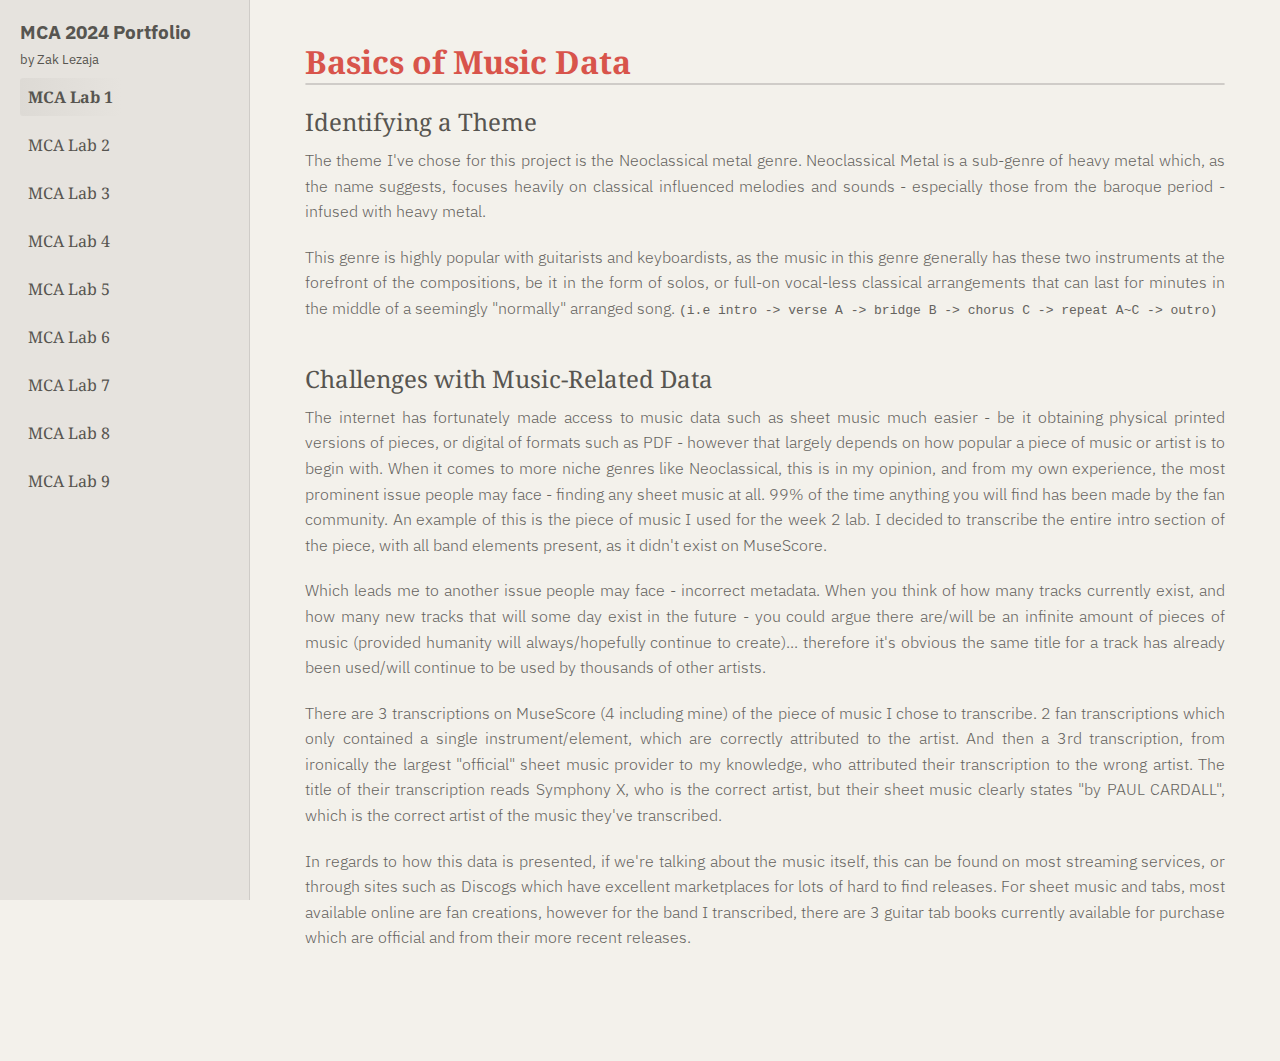
<file: index.html>
<!DOCTYPE html>
<html lang="en">
<head>
    <meta charset="UTF-8">
    <meta name="viewport" content="width=device-width, initial-scale=1.0">
    <title>Week 1 Lab</title>
    <link rel="preconnect" href="https://fonts.googleapis.com">
    <link rel="preconnect" href="https://fonts.gstatic.com" crossorigin>
    <link href="https://fonts.googleapis.com/css2?family=IBM+Plex+Sans:ital,wght@0,100;0,200;0,300;0,400;0,500;0,600;0,700;1,100;1,200;1,300;1,400;1,500;1,600;1,700&display=swap" rel="stylesheet">
    <link href="https://fonts.googleapis.com/css2?family=Noto+Serif:ital,wght@0,100..900;1,100..900&display=swap" rel="stylesheet">
    <link rel="stylesheet" href="default.css">
</head>
<body>
    <div class="container">
        <div class="sidebar">
            <h3>MCA 2024 Portfolio</h3>
            <sub>by Zak Lezaja</sub>
            <ul>
                <li><a href="#Week1Lab" class="active-link"><b>MCA Lab 1</b></a></li>
                <li><a href="/MCA-2024/tasks/week-2-lab/week-2-lab.html">MCA Lab 2</a></li>
                <li><a href="/MCA-2024/tasks/week-3-lab/week-3-lab.html">MCA Lab 3</a></li>
                <li><a href="/MCA-2024/tasks/week-4-lab/week-4-lab.html">MCA Lab 4</a></li>
                <li><a href="/MCA-2024/tasks/week-5-lab/week-5-lab.html">MCA Lab 5</a></li>
                <li><a href="/MCA-2024/tasks/week-7-lab/week-7-lab.html">MCA Lab 6</a></li>
                <li><a href="/MCA-2024/tasks/week-8-lab/week-8-lab.html">MCA Lab 7</a></li>
                <li><a href="/MCA-2024/tasks/week-9-lab/week-9-lab.html">MCA Lab 8</a></li>
                <li><a href="/MCA-2024/tasks/week-10-lab/week-10-lab.html">MCA Lab 9</a></li>
            </ul>
        </div>

        <div class="content">
            <h1><strong>Basics of Music Data</strong></h1>
            <br>
            <section id="Tasks">
                <h2>Identifying a Theme</h2>
                <p>The theme I've chose for this project is the Neoclassical metal genre. Neoclassical Metal is a sub-genre of heavy metal which, as the name suggests, focuses heavily on classical influenced melodies and sounds - especially those from the baroque period - infused with heavy metal.</p><br>
                
                <p>This genre is highly popular with guitarists and keyboardists, as the music in this genre generally has these two instruments at the forefront of the compositions, be it in the form of solos, or full-on vocal-less classical arrangements that can last for minutes in the middle of a seemingly "normally" arranged song. <code>(i.e intro -> verse A -> bridge B -> chorus C -> repeat A~C -> outro)</code></p><br>
                
                <br>
                
                <h2>Challenges with Music-Related Data</h2>
                <p>The internet has fortunately made access to music data such as sheet music much easier - be it obtaining physical printed versions of pieces, or digital of formats such as PDF - however that largely depends on how popular a piece of music or artist is to begin with. When it comes to more niche genres like Neoclassical, this is in my opinion, and from my own experience, the most prominent issue people may face - finding any sheet music at all. 99% of the time anything you will find has been made by the fan community. An example of this is the piece of music I used for the week 2 lab. I decided to transcribe the entire intro section of the piece, with all band elements present, as it didn't exist on MuseScore.</p><br>
                
                <p>Which leads me to another issue people may face - incorrect metadata. When you think of how many tracks currently exist, and how many new tracks that will some day exist in the future - you could argue there are/will be an infinite amount of pieces of music (provided humanity will always/hopefully continue to create)... therefore it's obvious the same title for a track has already been used/will continue to be used by thousands of other artists.</p><br>
                
                <p>There are 3 transcriptions on MuseScore (4 including mine) of the piece of music I chose to transcribe. 2 fan transcriptions which only contained a single instrument/element, which are correctly attributed to the artist. And then a 3rd transcription, from ironically the largest "official" sheet music provider to my knowledge, who attributed their transcription to the wrong artist. The title of their transcription reads Symphony X, who is the correct artist, but their sheet music clearly states "by PAUL CARDALL", which is the correct artist of the music they've transcribed.</p><br>
                
                <p>In regards to how this data is presented, if we're talking about the music itself, this can be found on most streaming services, or through sites such as Discogs which have excellent marketplaces for lots of hard to find releases. For sheet music and tabs, most available online are fan creations, however for the band I transcribed, there are 3 guitar tab books currently available for purchase which are official and from their more recent releases.</p><br>
            </section>
        </div>
    </div>
</body>
</html>
</file>
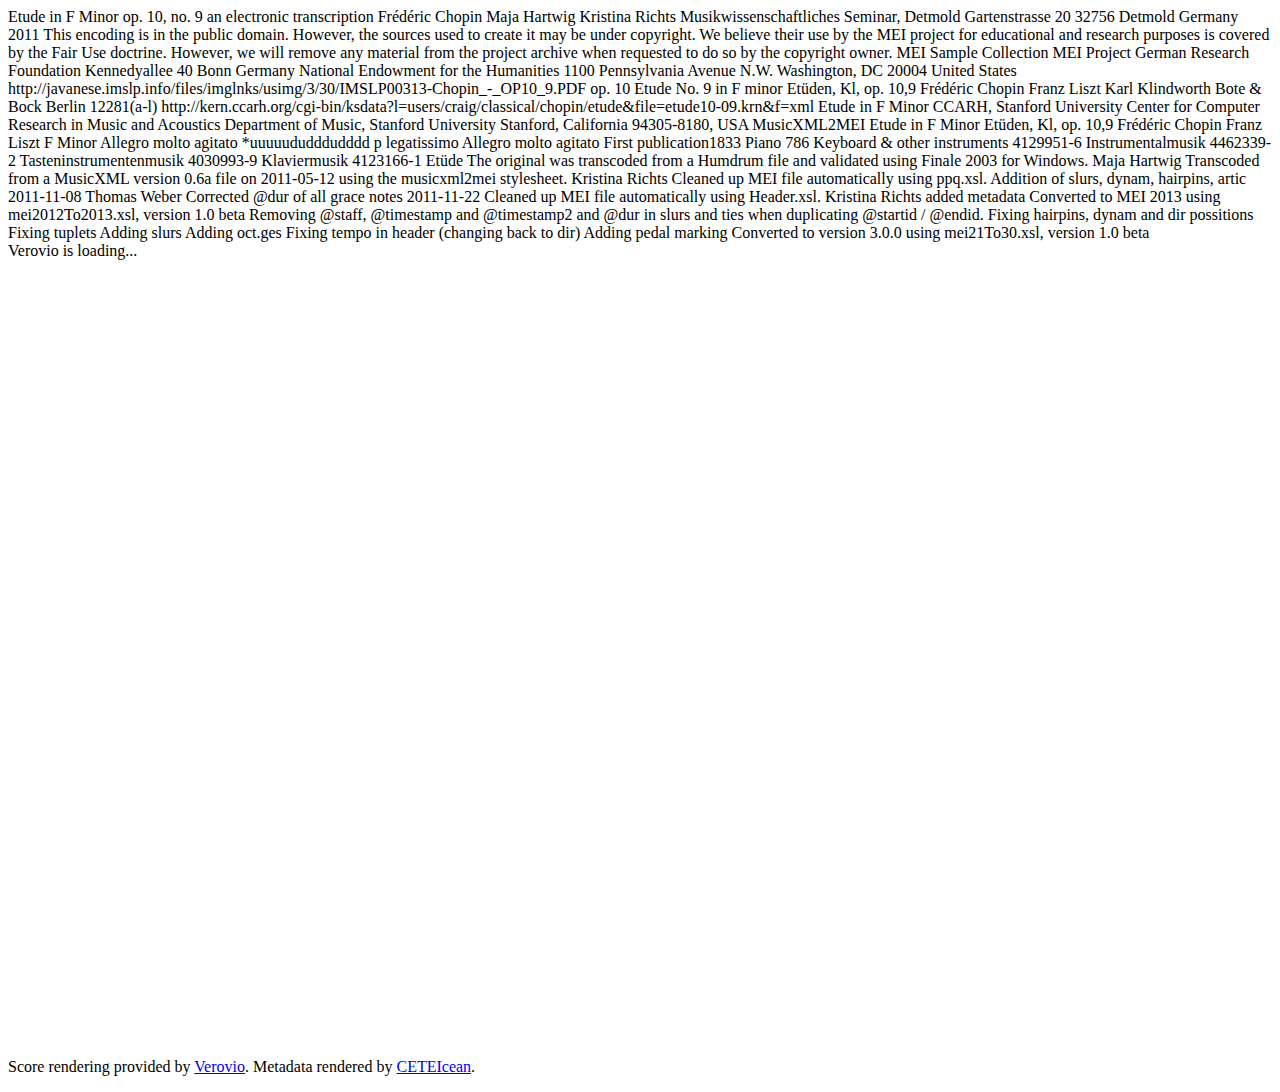
<file: metaCSS1.html>
<!doctype html>
<html lang="en">
<head>
  <meta charset="utf-8">
  <title>My Piece</title>
  <!--<link rel="stylesheet" href="css/CETEIcean.css" media="all" />-->
  <link rel="stylesheet" href="css/style.css" media="all" />
  <script src="js/CETEI.js"></script>
</head>
<body>
  <div id="MEImeta"></div>
  <div id="app" class="panel" style="border: 1px solid light gray; min-height: 800px;">Verovio is loading...</div>
  <script type="module">
        import 'https://www.verovio.org/javascript/app/verovio-app.js';
        
         const app = new Verovio.App(document.getElementById("app"), {});

    // Load a file (MEI or MusicXML)
    fetch("data/example.mei")
        .then(function(response) {
            return response.text();
        })
        .then(function(text) {
            app.loadData(text);
        });
    </script>
  <script>
    // Get, parse, and show TEI data
    var CETEIcean = new CETEI()
    CETEIcean.getHTML5("data/example.mei", function(data) {
      document.getElementById("TEI").appendChild(data)
    })
    // Get, parse and show MEI header data
    var CETEI4MEI = new CETEI()
    CETEI4MEI.addBehaviors({
      namespaces: {
        mei: "http://www.music-encoding.org/ns/mei"
      }
    })
    CETEI4MEI.getHTML5("data/example.mei", function(data) {
      // get header
      var meiHead = data.querySelector('mei-meiHead')
      document.getElementById("MEImeta").appendChild(meiHead)
    })
    var vrvToolkit = new verovio.toolkit()
    vrvToolkit.setOptions(options = {
        pageHeight: 500,
        pageWidth: 1000,
        ignoreLayout: 1,
        border: 20,
        scale: 50,
        adjustPageHeight: true
    })
    fetch("data/example.mei").then(function( response ) {
        response.text().then(function( data ) {
          var svg = vrvToolkit.renderData(data, {})
          document.getElementById('MEI').innerHTML = svg
        })
    })
  </script>
</body>
<footer><p>Score rendering provided by <a href="http://www.verovio.org">Verovio</a>. Metadata rendered by <a href="https://github.com/TEIC/CETEIcean/"> CETEIcean</a>.</p></footer>
</html>
</file>
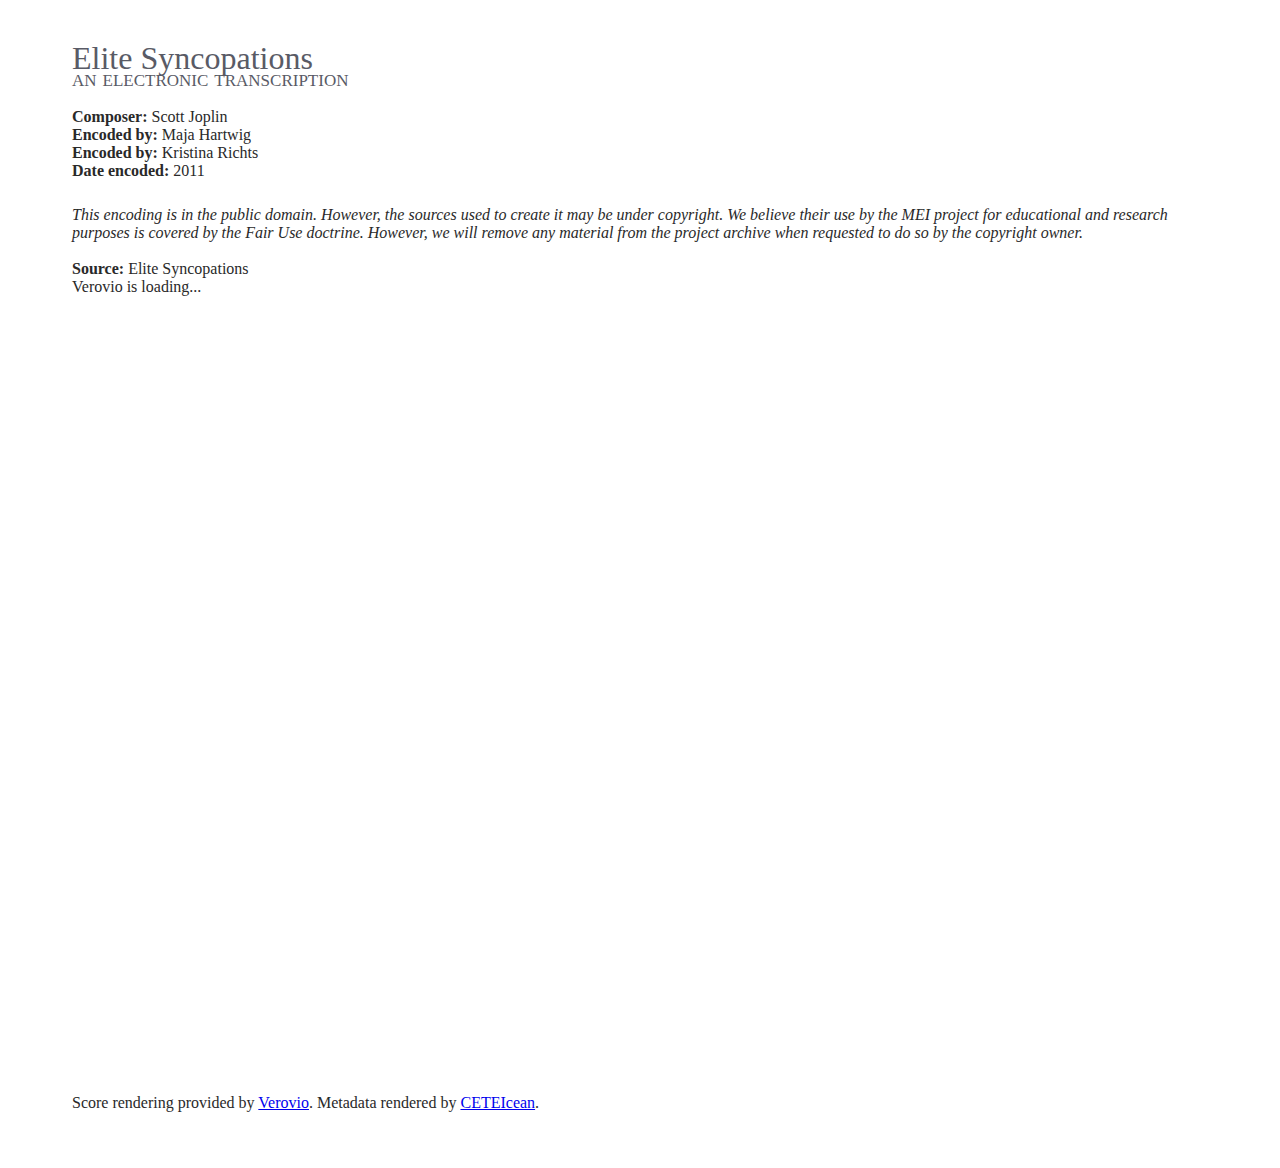
<file: metaCSS2.html>
<html>
<head>
  <title>My Piece</title>
  <meta charset="utf-8">
  <link rel="stylesheet" href="css/CETEIcean.css" media="all" />
  <link rel="stylesheet" href="css/style.css" media="all" />
  <script src="js/CETEI.js"></script>
</head>
<body>
  <div id="MEImeta"></div>
  <div id="app" class="panel" style="border: 1px solid light gray; min-height: 800px;">Verovio is loading...</div>
  <script type="module">
        import 'https://www.verovio.org/javascript/app/verovio-app.js';
        
         const app = new Verovio.App(document.getElementById("app"), {});

    // Load a file (MEI or MusicXML)
    fetch("data/example2.mei")
        .then(function(response) {
            return response.text();
        })
        .then(function(text) {
            app.loadData(text);
        });
    </script>
  <script>
    // Get, parse, and show TEI data
    var CETEIcean = new CETEI()
    CETEIcean.getHTML5("data/example2.mei", function(data) {
      document.getElementById("TEI").appendChild(data)
    })
    // Get, parse and show MEI header data
    var CETEI4MEI = new CETEI()
    CETEI4MEI.addBehaviors({
      namespaces: {
        mei: "http://www.music-encoding.org/ns/mei"
      }
    })
    CETEI4MEI.getHTML5("data/example2.mei", function(data) {
      // get header
      var meiHead = data.querySelector('mei-meiHead')
      document.getElementById("MEImeta").appendChild(meiHead)
    })
    var vrvToolkit = new verovio.toolkit()
    vrvToolkit.setOptions(options = {
        pageHeight: 500,
        pageWidth: 1000,
        ignoreLayout: 1,
        border: 20,
        scale: 50,
        adjustPageHeight: true
    })
    fetch("data/example2.mei").then(function( response ) {
        response.text().then(function( data ) {
          var svg = vrvToolkit.renderData(data, {})
          document.getElementById('MEI').innerHTML = svg
        })
    })
  </script>
</body>
<footer><p>Score rendering provided by <a href="http://www.verovio.org">Verovio</a>. Metadata rendered by <a href="https://github.com/TEIC/CETEIcean/"> CETEIcean</a>.</p></footer>
</html>
</file>
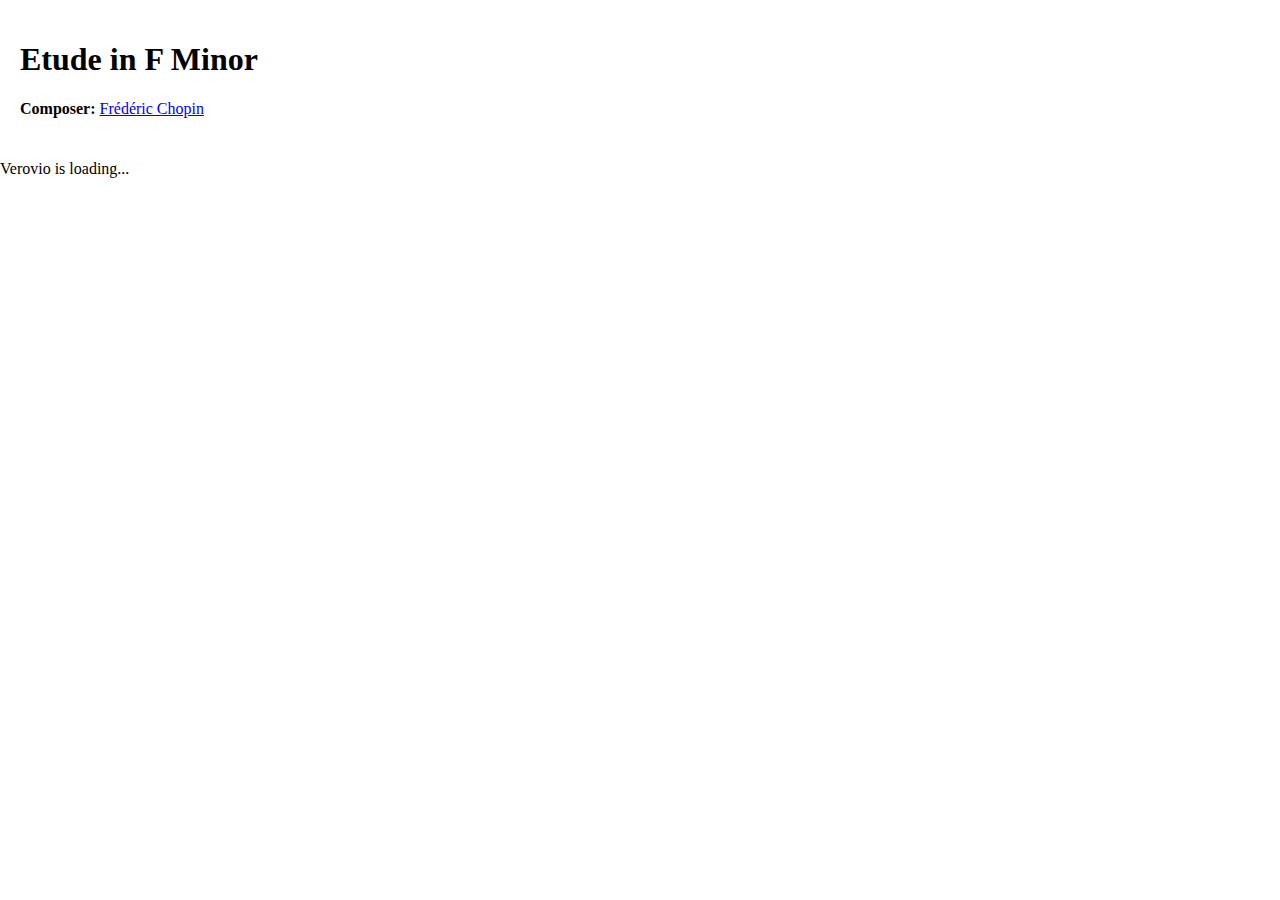
<file: metaJS.html>
<!doctype html>
<html lang="en">

  <head>
    <meta charset="utf-8">
    <title>My Piece</title>
    <style>
    html, body {
        width: 100%;
        height: 100%;
        margin: 0;
    }
    .header {
        padding: 20px;
    }
    #app {
        height: auto;
        width: 100%;
        position: absolute;
        top: 160px;
        bottom: 0;
    }
    </style>
</head>

  <body>

    <div class="header" id="meta"></div>
    <div id="app">Verovio is loading...</div>
    <script type="module">
        import 'https://www.verovio.org/javascript/app/verovio-app.js';
        
        const options = {
            defaultView: 'responsive', // default is 'responsive', alternative is 'document'
            defaultZoom: 3, // 0-7, default is 4
            enableResponsive: true, // default is true
            enableDocument: true // default is true
        }
        
        // A MusicXML file
        var file = 'data/example.mei';
        // A MEI file
        //var file = 'https://www.verovio.org/editor/brahms.mei';
        
        const app = new Verovio.App(document.getElementById("app"), options);
        fetch(file)
            .then(function(response) {
                return response.text();
            })
            .then(function(text) {
                app.loadData(text);
            });
    </script>
    
   <script>
      var xhr = new XMLHttpRequest()
      xhr.open('GET', 'data/example.mei') //  change this to the right file
      xhr.send(null)
      /* Deal with the response */
      xhr.onreadystatechange = function () {
        var DONE = 4
        var OK = 200
        if (xhr.readyState === DONE) {
          if (xhr.status === OK) {
            var parser = new DOMParser()
            var meiDoc = parser.parseFromString(xhr.responseText,"text/xml")
            document.querySelector("#meta").innerHTML += "<h1>" + meiDoc.querySelector("[*|id='title12345']").textContent + "</h1>" 
            document.querySelector("#meta").innerHTML += "<p><strong>Composer:</strong> <a href=\"" + meiDoc.querySelector("[*|id='pers12345']").getAttribute('authURI') + "\">" + meiDoc.querySelector("[*|id='pers12345']").textContent + "</a></p>"
            
          }
        }
      }
    </script>
    
  </body>

</html>
</file>
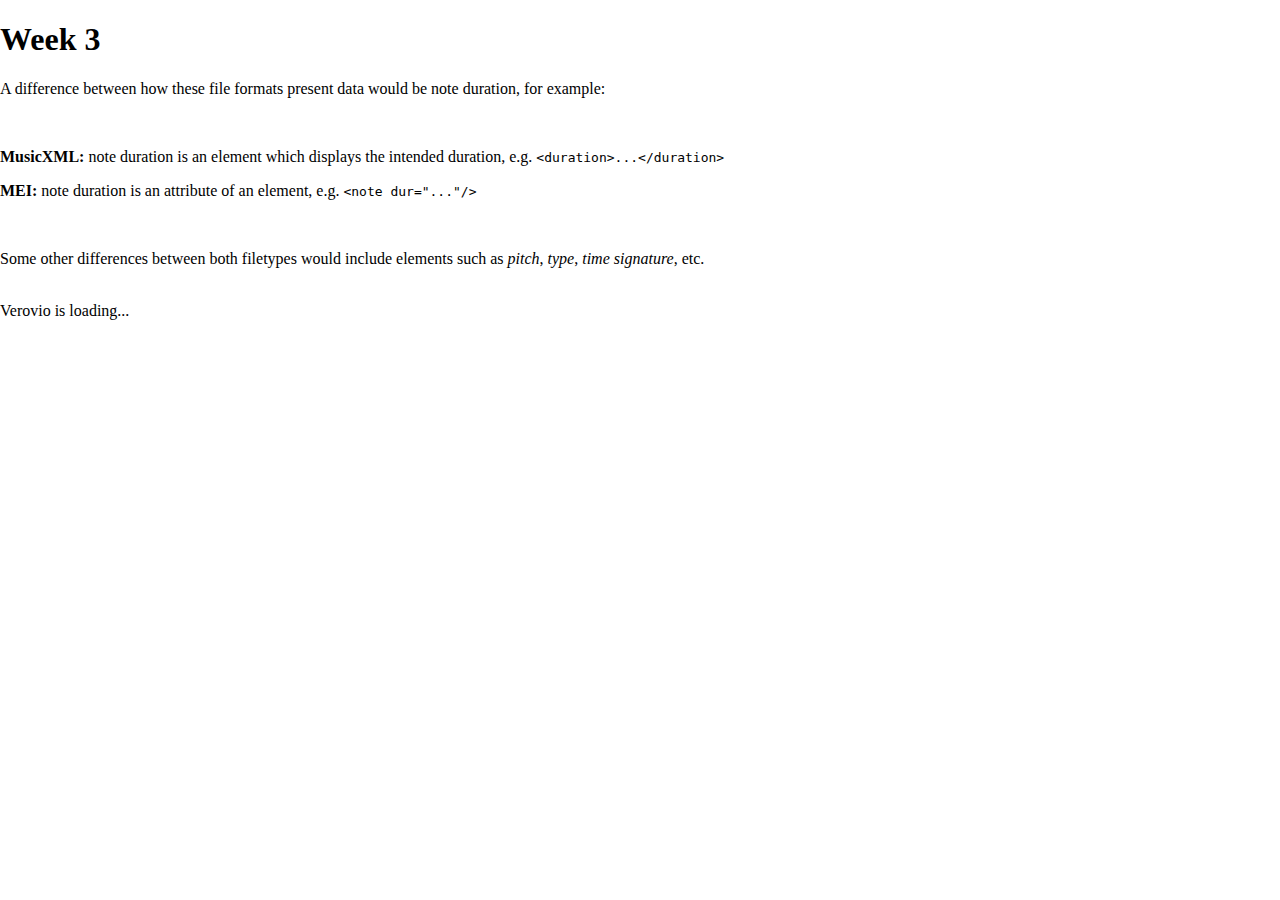
<file: verovio.html>
<!DOCTYPE html>
<html lang="en">
<head>
    <meta charset="utf-8">
    <title>My Piece in Verovio</title>
    <style>
    html, body {
        width: 100%;
        height: 100%;
        margin: 0;
    }
    .box {
        display: flex;
        flex-flow: column;
        height: 100%;
    }
    .box .header {
       flex: 0 1 auto;
    }
    .box #app {
        flex: 1 1 auto;
    }
    </style>
</head>
<body>
    <div class="box">
    <div class="header"><h1>Week 3</h1>
        <p>A difference between how these file formats present data would be note duration, for example:</p><br>
            
        <p><b>MusicXML:</b> note duration is an element which displays the intended duration, e.g. <code>&lt;duration&gt;...&lt;/duration&gt;</code></p>
        <p><b>MEI:</b> note duration is an attribute of an element, e.g. <code>&lt;note dur="..."/&gt;</code></p><br>
        
        <p>Some other differences between both filetypes would include elements such as <i>pitch</i>, <i>type</i>, <i>time signature</i>, etc.</p><br>
    </div>
    <div id="app">Verovio is loading...</div>
    <script type="module">
        import 'https://www.verovio.org/javascript/app/verovio-app.js';
        
        const options = {
            defaultView: 'responsive', // default is 'responsive', alternative is 'document'
            defaultZoom: 3, // 0-7, default is 4
            enableResponsive: true, // default is true
            enableDocument: true // default is true
        }
        
        // A MusicXML file
        var file = 'data/xml-to-mei-file.mei'; //Replace this with your own MEI file, but remember that JavaScript is case sensitive!
        // A MEI file
        // var file = 'https://www.verovio.org/editor/brahms.mei';
        
        const app = new Verovio.App(document.getElementById("app"), options);
        fetch(file)
            .then(function(response) {
                return response.text();
            })
            .then(function(text) {
                app.loadData(text);
            });
    </script>
    </div>
</body>
</html>
</file>
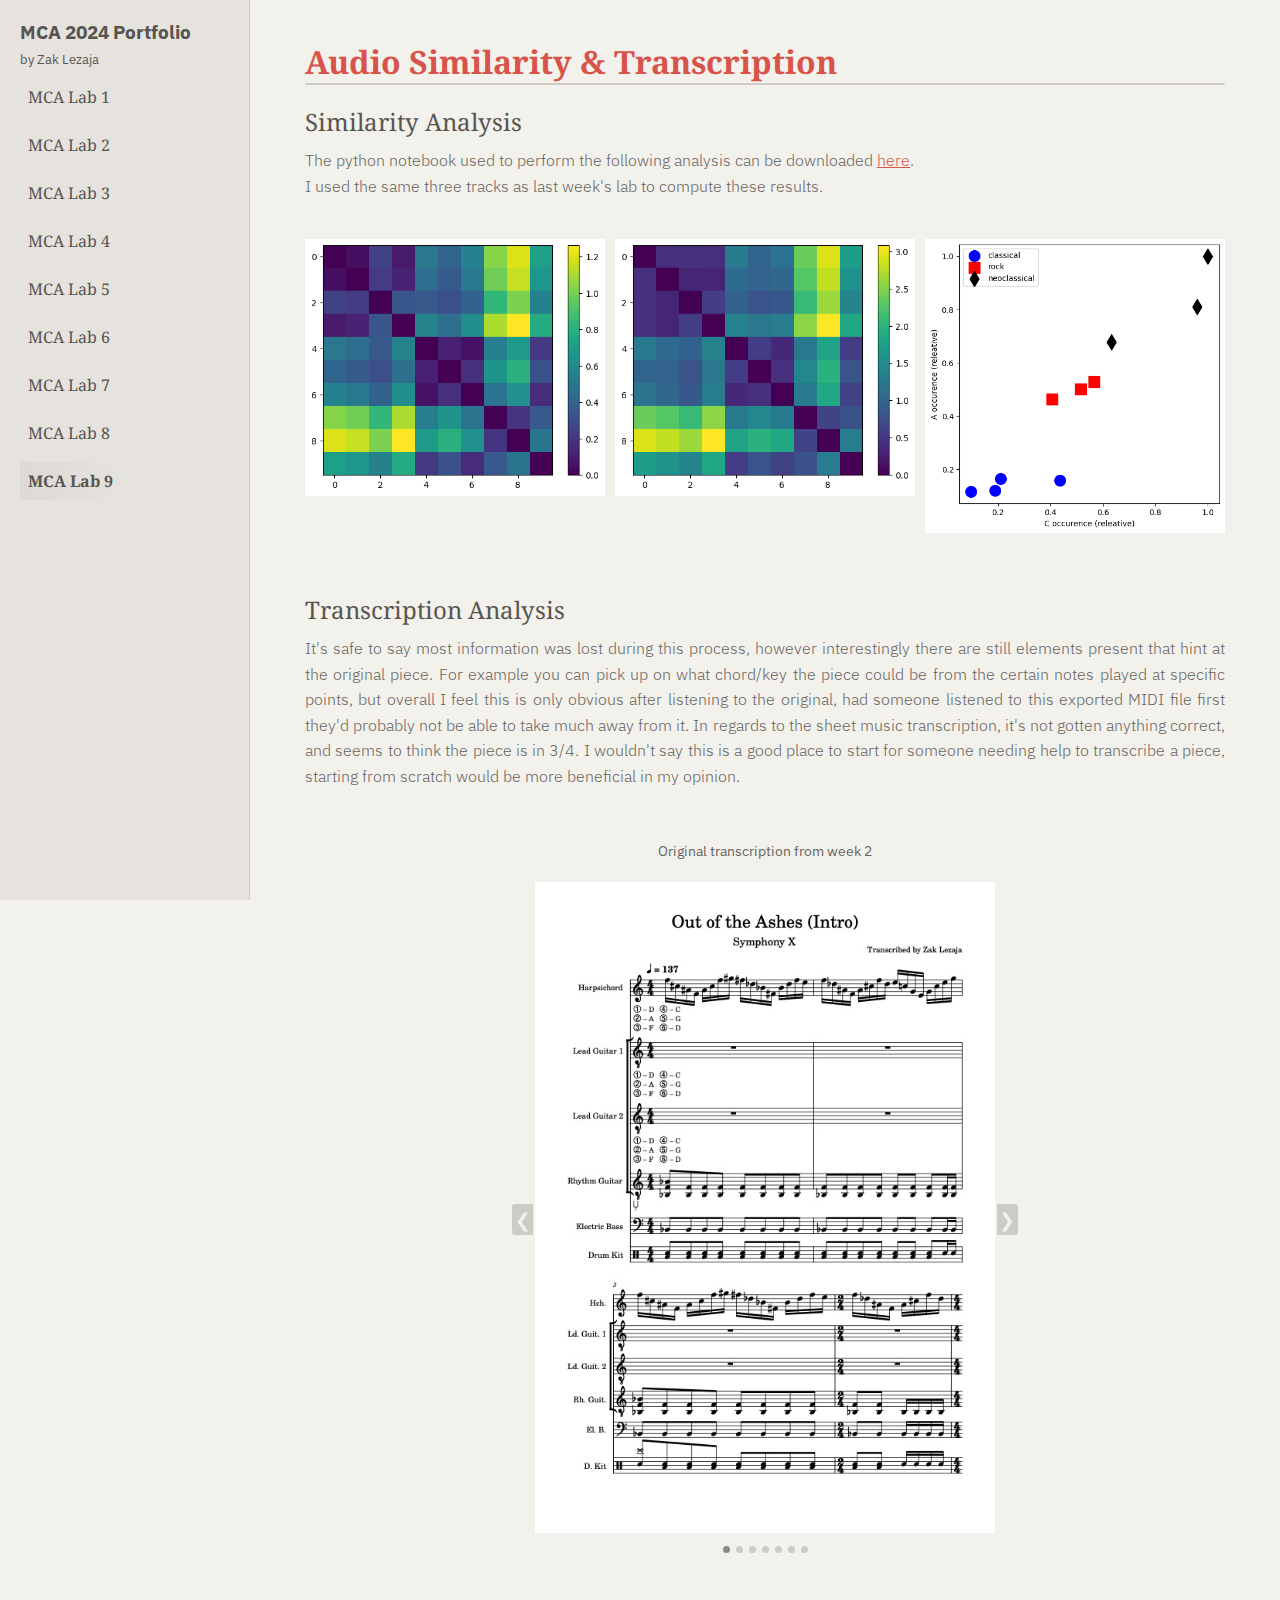
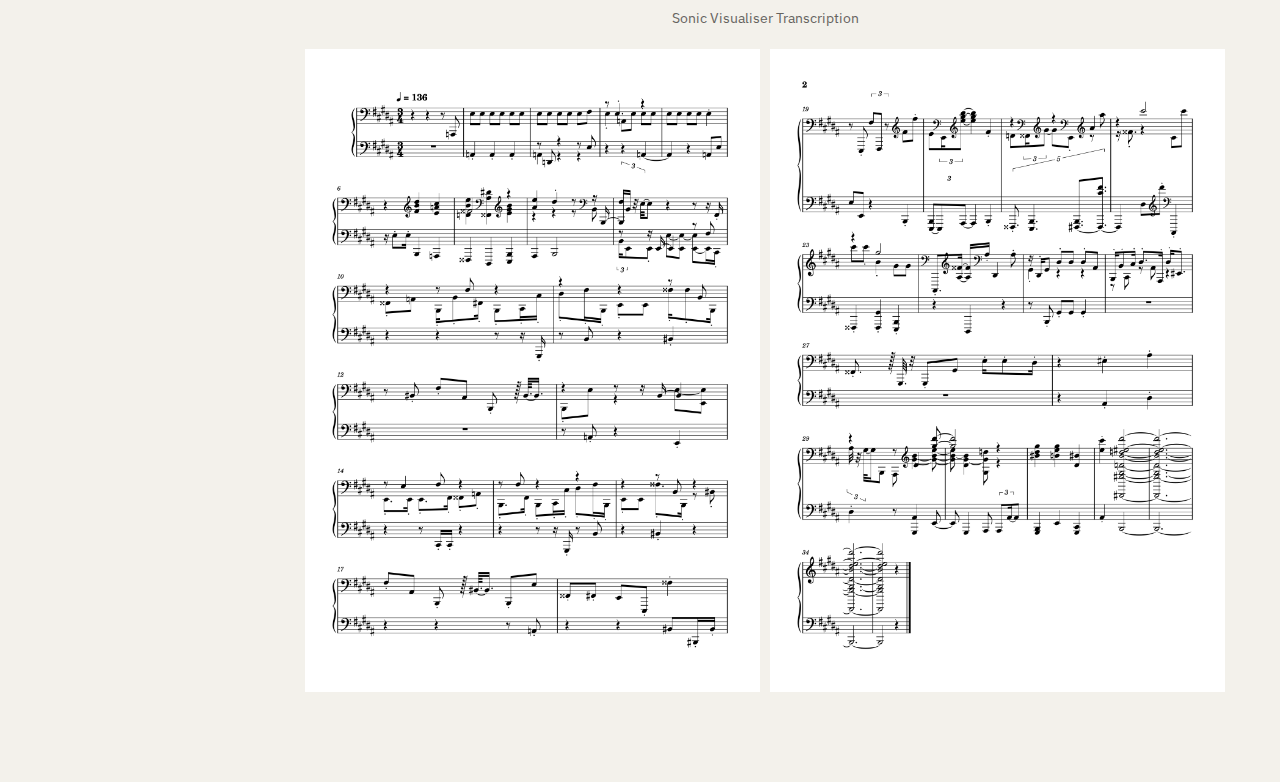
<file: tasks/week-10-lab/week-10-lab.html>
<!DOCTYPE html>
<html lang="en">
<head>
    <meta charset="UTF-8">
    <meta name="viewport" content="width=device-width, initial-scale=1.0">
    <title>Week 10 Lab</title>
    <link rel="preconnect" href="https://fonts.googleapis.com">
    <link rel="preconnect" href="https://fonts.gstatic.com" crossorigin>
    <link href="https://fonts.googleapis.com/css2?family=IBM+Plex+Sans:ital,wght@0,100;0,200;0,300;0,400;0,500;0,600;0,700;1,100;1,200;1,300;1,400;1,500;1,600;1,700&display=swap" rel="stylesheet">
    <link href="https://fonts.googleapis.com/css2?family=Noto+Serif:ital,wght@0,100..900;1,100..900&display=swap" rel="stylesheet">
    <link rel="stylesheet" href="../../default.css">
</head>
<body>
    <div class="container">
        <div class="sidebar">
            <h3>MCA 2024 Portfolio</h3>
            <sub>by Zak Lezaja</sub>
            <ul>
                <li><a href="../../index.html">MCA Lab 1</a></li>
                <li><a href="/MCA-2024/tasks/week-2-lab/week-2-lab.html">MCA Lab 2</a></li>
                <li><a href="/MCA-2024/tasks/week-3-lab/week-3-lab.html">MCA Lab 3</a></li>
                <li><a href="/MCA-2024/tasks/week-4-lab/week-4-lab.html">MCA Lab 4</a></li>
                <li><a href="/MCA-2024/tasks/week-5-lab/week-5-lab.html">MCA Lab 5</a></li>
                <li><a href="/MCA-2024/tasks/week-7-lab/week-7-lab.html">MCA Lab 6</a></li>
                <li><a href="/MCA-2024/tasks/week-8-lab/week-8-lab.html">MCA Lab 7</a></li>
                <li><a href="/MCA-2024/tasks/week-9-lab/week-9-lab.html">MCA Lab 8</a></li>
                <li><a href="#Week10Lab" class="active-link"><b>MCA Lab 9</b></a></li>
            </ul>
        </div>

        <div class="content">
            <h1><strong>Audio Similarity & Transcription</strong></h1>
            <br>
            <section id="Tasks">
                <h2>Similarity Analysis</h2>
                
                <p>The python notebook used to perform the following analysis can be downloaded <a href="data/week10similarity_20191125a.ipynb" style="color: #d8544b;">here</a>.</p> <p>I used the same three tracks as last week's lab to compute these results.</p><br>
                
                <div class="three-image-grid">
                    <img src="data/a-c-similarity.png">
                    <img src="data/12-note-similarity.png">
                    <img src="data/genre-analysis.png">
                </div>
                <br>
                <br>
                
                <h2>Transcription Analysis</h2>
                <p>It's safe to say most information was lost during this process, however interestingly there are still elements present that hint at the original piece. For example you can pick up on what chord/key the piece could be from the certain notes played at specific points, but overall I feel this is only obvious after listening to the original, had someone listened to this exported MIDI file first they'd probably not be able to take much away from it. In regards to the sheet music transcription, it's not gotten anything correct, and seems to think the piece is in 3/4. I wouldn't say this is a good place to start for someone needing help to transcribe a piece, starting from scratch would be more beneficial in my opinion.</p><br>
                
                <br>
                
                <p class="centred-text"><b>Original transcription from week 2</b></p><br>
                <div class="slideshow-container">
                  <div class="mySlides fade">
                    <img src="data/pdf-p1.jpg">
                  </div>
                
                  <div class="mySlides fade">
                    <img src="data/pdf-p2.jpg">
                  </div>
                
                  <div class="mySlides fade">
                    <img src="data/pdf-p3.jpg">
                  </div>
                  
                  <div class="mySlides fade">
                    <img src="data/pdf-p4.jpg">
                  </div>
                  
                  <div class="mySlides fade">
                    <img src="data/pdf-p5.jpg">
                  </div>
                  
                  <div class="mySlides fade">
                    <img src="data/pdf-p6.jpg">
                  </div>
                  
                  <div class="mySlides fade">
                    <img src="data/pdf-p7.jpg">
                  </div>
                    
                  <a class="prev" onclick="plusSlides(-1)">&#10094;</a>
                  <a class="next" onclick="plusSlides(1)">&#10095;</a>
                  
                  <div style="text-align:center">
                    <span class="dot" onclick="currentSlide(1)"></span>
                    <span class="dot" onclick="currentSlide(2)"></span>
                    <span class="dot" onclick="currentSlide(3)"></span>
                    <span class="dot" onclick="currentSlide(4)"></span>
                    <span class="dot" onclick="currentSlide(5)"></span>
                    <span class="dot" onclick="currentSlide(6)"></span>
                    <span class="dot" onclick="currentSlide(7)"></span>
                  </div>
                </div>
                
                <br>
                <br>
                
                <p class="centred-text"><b>Sonic Visualiser Transcription</b></p>
                <div class="hozirontal-image-container-grid">
                    <img src="data/sonic-visualiser-midi-transcription-1.png" class="hozirontal-images">
                    <img src="data/sonic-visualiser-midi-transcription-2.png" class="hozirontal-images">
                </div>
                
                <script>
                    let slideIndex = 1;
                    showSlides(slideIndex);
                    
                    function plusSlides(n) {
                      showSlides(slideIndex += n);
                    }
                    
                    function currentSlide(n) {
                      showSlides(slideIndex = n);
                    }
                    
                    function showSlides(n) {
                      let i;
                      let slides = document.getElementsByClassName("mySlides");
                      let dots = document.getElementsByClassName("dot");
                      if (n > slides.length) {slideIndex = 1}
                      if (n < 1) {slideIndex = slides.length}
                      for (i = 0; i < slides.length; i++) {
                        slides[i].style.display = "none";
                      }
                      for (i = 0; i < dots.length; i++) {
                        dots[i].className = dots[i].className.replace(" active", "");
                      }
                      slides[slideIndex-1].style.display = "block";
                      dots[slideIndex-1].className += " active";
                    }
                </script>
            </section>
        </div>
    </div>
</body>
</html>
</file>
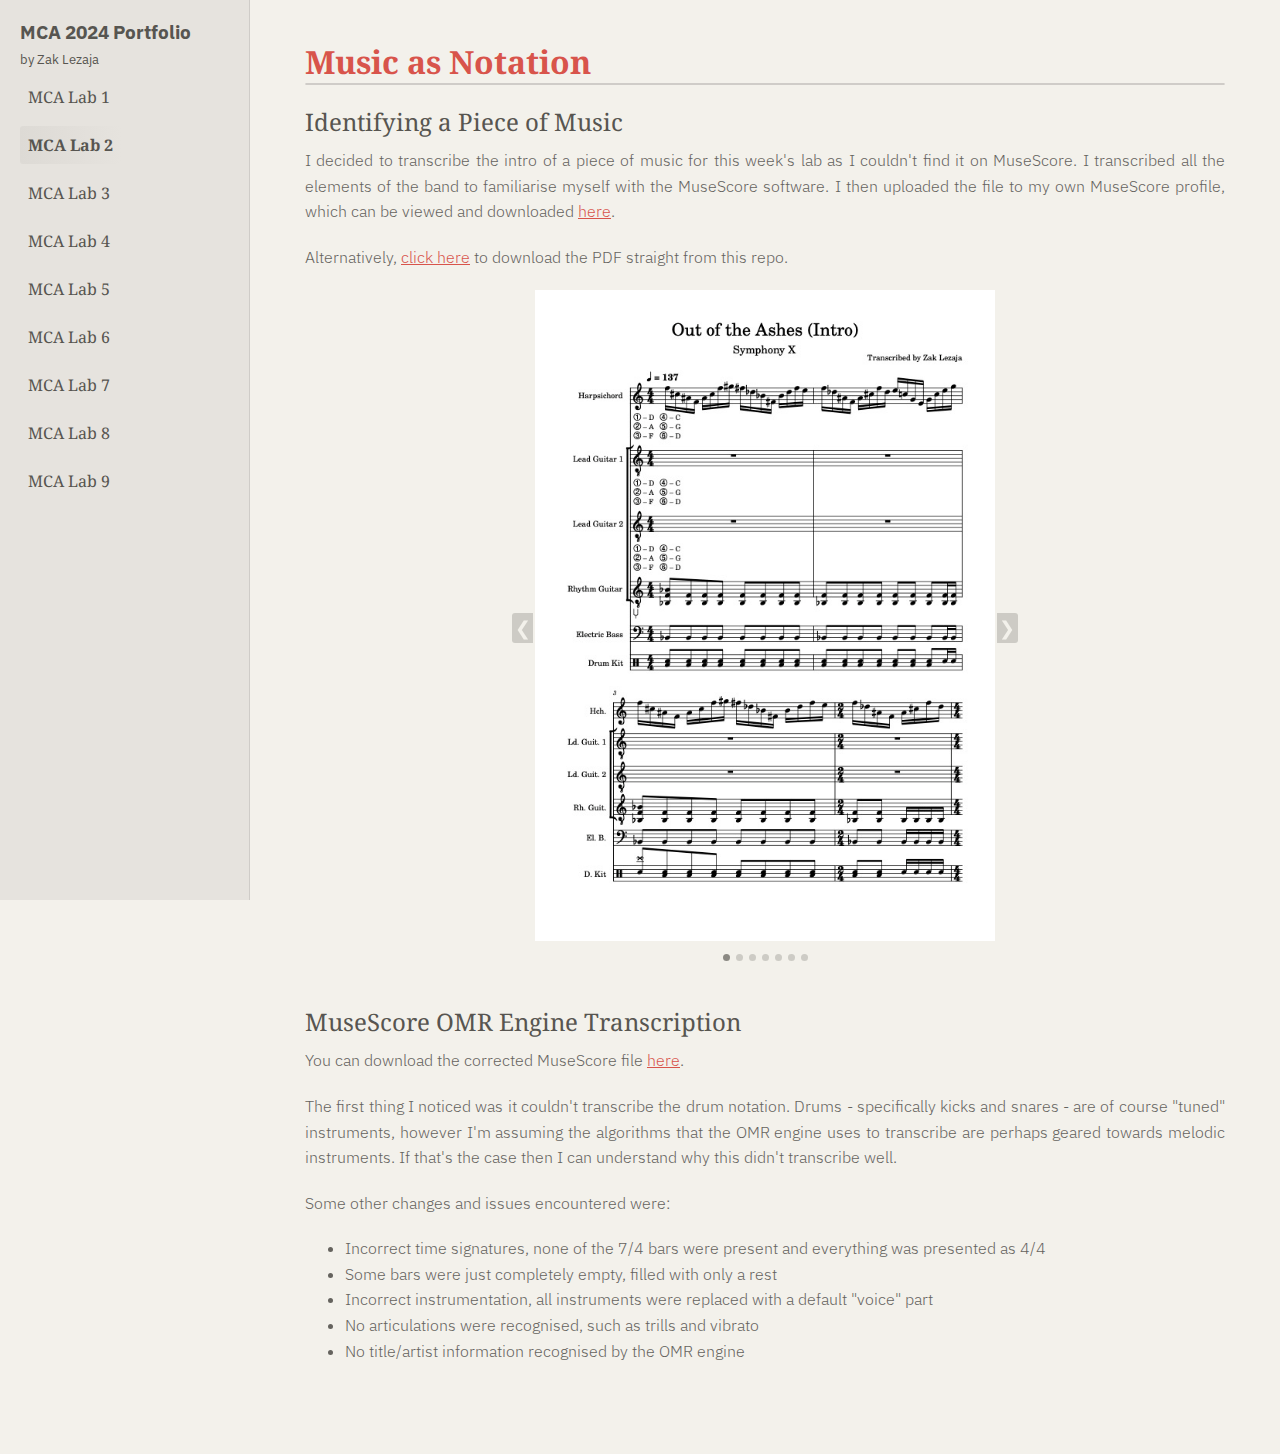
<file: tasks/week-2-lab/week-2-lab.html>
<!DOCTYPE html>
<html lang="en">
<head>
    <meta charset="UTF-8">
    <meta name="viewport" content="width=device-width, initial-scale=1.0">
    <title>Week 2 Lab</title>
    <link rel="preconnect" href="https://fonts.googleapis.com">
    <link rel="preconnect" href="https://fonts.gstatic.com" crossorigin>
    <link href="https://fonts.googleapis.com/css2?family=IBM+Plex+Sans:ital,wght@0,100;0,200;0,300;0,400;0,500;0,600;0,700;1,100;1,200;1,300;1,400;1,500;1,600;1,700&display=swap" rel="stylesheet">
    <link href="https://fonts.googleapis.com/css2?family=Noto+Serif:ital,wght@0,100..900;1,100..900&display=swap" rel="stylesheet">
    <link rel="stylesheet" href="../../default.css">
</head>
<body>
    <div class="container">
        <div class="sidebar">
            <h3>MCA 2024 Portfolio</h3>
            <sub>by Zak Lezaja</sub>
            <ul>
                <li><a href="../../index.html">MCA Lab 1</a></li>
                <li><a href="#Week2Lab "class="active-link"><b>MCA Lab 2</b></a></li>
                <li><a href="/MCA-2024/tasks/week-3-lab/week-3-lab.html">MCA Lab 3</a></li>
                <li><a href="/MCA-2024/tasks/week-4-lab/week-4-lab.html">MCA Lab 4</a></li>
                <li><a href="/MCA-2024/tasks/week-5-lab/week-5-lab.html">MCA Lab 5</a></li>
                <li><a href="/MCA-2024/tasks/week-7-lab/week-7-lab.html">MCA Lab 6</a></li>
                <li><a href="/MCA-2024/tasks/week-8-lab/week-8-lab.html">MCA Lab 7</a></li>
                <li><a href="/MCA-2024/tasks/week-9-lab/week-9-lab.html">MCA Lab 8</a></li>
                <li><a href="/MCA-2024/tasks/week-10-lab/week-10-lab.html">MCA Lab 9</a></li>
            </ul>
        </div>

        <div class="content">
            <h1><strong>Music as Notation</strong></h1>
            <br>
            <section id="Tasks">
                <h2>Identifying a Piece of Music</h2>
                <p>I decided to transcribe the intro of a piece of music for this week's lab as I couldn't find it on MuseScore. I transcribed all the elements of the band to familiarise myself with the MuseScore software. I then uploaded the file to my own MuseScore profile, which can be viewed and downloaded <a href="https://musescore.com/user/88469218/scores/21258049" style="color: #d8544b;">here</a>.</p><br>
                
                <p>Alternatively, <a href="data/downloaded-musescore-pdf-file.pdf" style="color: #d8544b;">click here</a> to download the PDF straight from this repo.</p><br>
                
                <div class="slideshow-container">                  
                  <div class="mySlides fade">
                    <img src="data/pdf-p1.jpg">
                  </div>
                
                  <div class="mySlides fade">
                    <img src="data/pdf-p2.jpg">
                  </div>
                
                  <div class="mySlides fade">
                    <img src="data/pdf-p3.jpg">
                  </div>
                  
                  <div class="mySlides fade">
                    <img src="data/pdf-p4.jpg">
                  </div>
                  
                  <div class="mySlides fade">
                    <img src="data/pdf-p5.jpg">
                  </div>
                  
                  <div class="mySlides fade">
                    <img src="data/pdf-p6.jpg">
                  </div>
                  
                  <div class="mySlides fade">
                    <img src="data/pdf-p7.jpg">
                  </div>

                  <a class="prev" onclick="plusSlides(-1)">&#10094;</a>
                  <a class="next" onclick="plusSlides(1)">&#10095;</a>
                  
                  <div style="text-align:center">
                    <span class="dot" onclick="currentSlide(1)"></span>
                    <span class="dot" onclick="currentSlide(2)"></span>
                    <span class="dot" onclick="currentSlide(3)"></span>
                    <span class="dot" onclick="currentSlide(4)"></span>
                    <span class="dot" onclick="currentSlide(5)"></span>
                    <span class="dot" onclick="currentSlide(6)"></span>
                    <span class="dot" onclick="currentSlide(7)"></span>
                  </div>
                </div>
                
                <br>
                <br>
                
                <h2>MuseScore OMR Engine Transcription</h2>
                <p>You can download the corrected MuseScore file <a href="data/corrected-musescore-file.mscz" style="color: #d8544b;">here</a>.</p><br>
                
                <p>The first thing I noticed was it couldn't transcribe the drum notation. Drums - specifically kicks and snares - are of course "tuned" instruments, however I'm assuming the algorithms that the OMR engine uses to transcribe are perhaps geared towards melodic instruments. If that's the case then I can understand why this didn't transcribe well.</p><br>
                
                <p>Some other changes and issues encountered were:</p><br>
                <ul>
                    <li>Incorrect time signatures, none of the 7/4 bars were present and everything was presented as 4/4</li>
                    <li>Some bars were just completely empty, filled with only a rest</li>
                    <li>Incorrect instrumentation, all instruments were replaced with a default "voice" part</li>
                    <li>No articulations were recognised, such as trills and vibrato</li>
                    <li>No title/artist information recognised by the OMR engine</li>
                </ul>

                <script>
                    let slideIndex = 1;
                    showSlides(slideIndex);
                    
                    function plusSlides(n) {
                      showSlides(slideIndex += n);
                    }
                    
                    function currentSlide(n) {
                      showSlides(slideIndex = n);
                    }
                    
                    function showSlides(n) {
                      let i;
                      let slides = document.getElementsByClassName("mySlides");
                      let dots = document.getElementsByClassName("dot");
                      if (n > slides.length) {slideIndex = 1}
                      if (n < 1) {slideIndex = slides.length}
                      for (i = 0; i < slides.length; i++) {
                        slides[i].style.display = "none";
                      }
                      for (i = 0; i < dots.length; i++) {
                        dots[i].className = dots[i].className.replace(" active", "");
                      }
                      slides[slideIndex-1].style.display = "block";
                      dots[slideIndex-1].className += " active";
                    }
                </script>
            </section>
        </div>
    </div>
</body>
</html>
</file>
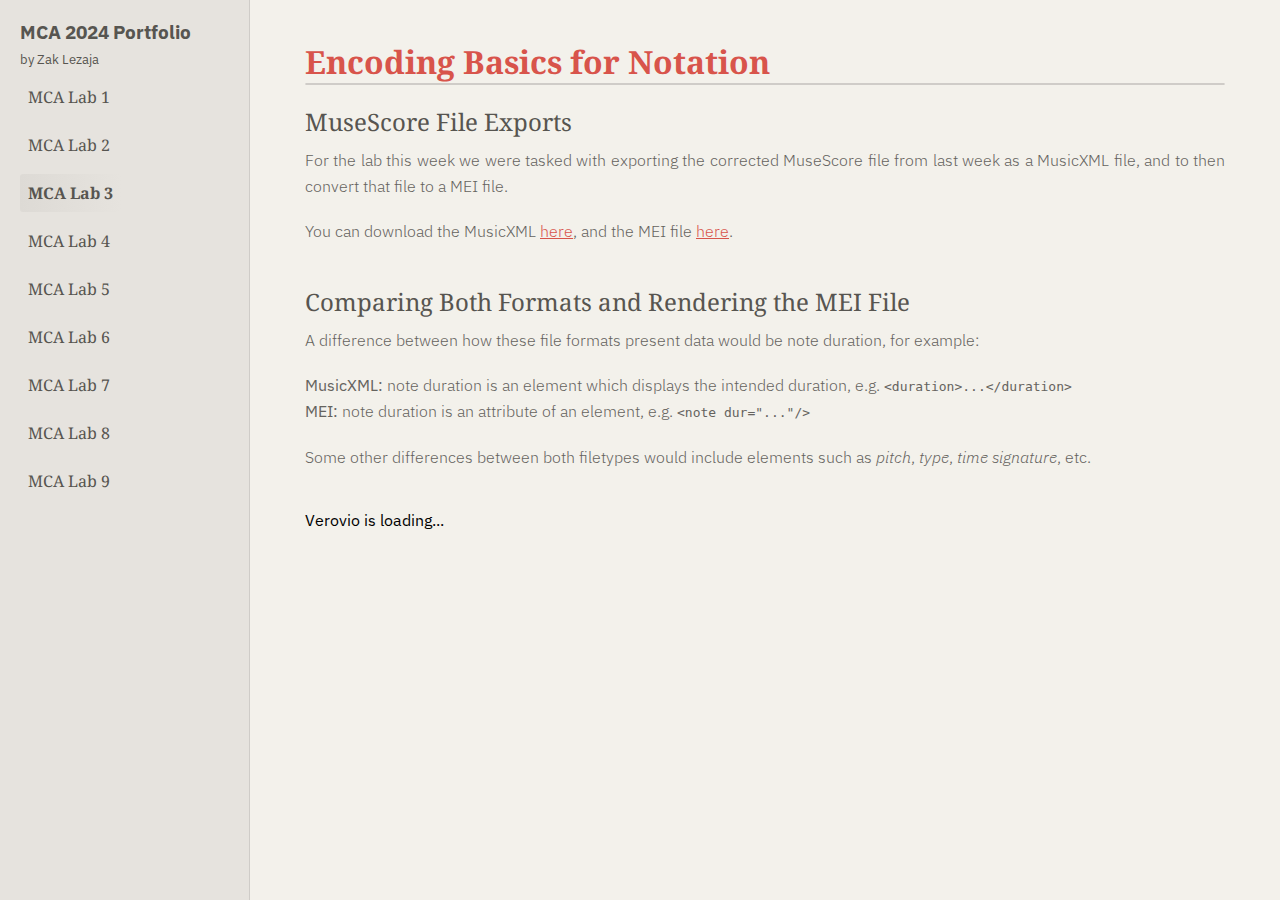
<file: tasks/week-3-lab/week-3-lab.html>
<!DOCTYPE html>
<html lang="en">
<head>
    <meta charset="UTF-8">
    <meta name="viewport" content="width=device-width, initial-scale=1.0">
    <title>Week 3 Lab</title>
    <link rel="preconnect" href="https://fonts.googleapis.com">
    <link rel="preconnect" href="https://fonts.gstatic.com" crossorigin>
    <link href="https://fonts.googleapis.com/css2?family=IBM+Plex+Sans:ital,wght@0,100;0,200;0,300;0,400;0,500;0,600;0,700;1,100;1,200;1,300;1,400;1,500;1,600;1,700&display=swap" rel="stylesheet">
    <link href="https://fonts.googleapis.com/css2?family=Noto+Serif:ital,wght@0,100..900;1,100..900&display=swap" rel="stylesheet">
    <link rel="stylesheet" href="../../default.css">
</head>
<body>
    <div class="container">
        <div class="sidebar">
            <h3>MCA 2024 Portfolio</h3>
            <sub>by Zak Lezaja</sub>
            <ul>
                <li><a href="../../index.html">MCA Lab 1</a></li>
                <li><a href="/MCA-2024/tasks/week-2-lab/week-2-lab.html">MCA Lab 2</a></li>
                <li><a href="#Week3Lab" class="active-link"><b>MCA Lab 3</b></a></li>
                <li><a href="/MCA-2024/tasks/week-4-lab/week-4-lab.html">MCA Lab 4</a></li>
                <li><a href="/MCA-2024/tasks/week-5-lab/week-5-lab.html">MCA Lab 5</a></li>
                <li><a href="/MCA-2024/tasks/week-7-lab/week-7-lab.html">MCA Lab 6</a></li>
                <li><a href="/MCA-2024/tasks/week-8-lab/week-8-lab.html">MCA Lab 7</a></li>
                <li><a href="/MCA-2024/tasks/week-9-lab/week-9-lab.html">MCA Lab 8</a></li>
                <li><a href="/MCA-2024/tasks/week-10-lab/week-10-lab.html">MCA Lab 9</a></li>
            </ul>
        </div>

        <div class="content">
            <h1><strong>Encoding Basics for Notation</strong></h1>
            <br>
            <section id="Tasks">
                <h2>MuseScore File Exports</h2>
                <p>For the lab this week we were tasked with exporting the corrected MuseScore file from last week as a MusicXML file, and to then convert that file to a MEI file.</p><br>
                
                <p>You can download the MusicXML <a href="data/exported-xml-file.musicxml" style="color: #d8544b;">here</a>, and the MEI file <a href="data/xml-to-mei-file.mei" style="color: #d8544b;">here</a>.</p><br>
                
                <br>
                
                <h2>Comparing Both Formats and Rendering the MEI File</h2>
                <p>A difference between how these file formats present data would be note duration, for example:</p><br>
                    
                <p><b>MusicXML:</b> note duration is an element which displays the intended duration, e.g. <code>&lt;duration&gt;...&lt;/duration&gt;</code></p>
                <p><b>MEI:</b> note duration is an attribute of an element, e.g. <code>&lt;note dur="..."/&gt;</code></p><br>
                
                <p>Some other differences between both filetypes would include elements such as <i>pitch</i>, <i>type</i>, <i>time signature</i>, etc.</p><br>
                
                <br>
                
                <div id="app">Verovio is loading...</div>
                <script type="module">
                    import 'https://www.verovio.org/javascript/app/verovio-app.js';
                    
                    const options = {
                        defaultView: 'responsive', // default is 'responsive', alternative is 'document'
                        defaultZoom: 3, // 0-7, default is 4
                        enableResponsive: true, // default is true
                        enableDocument: true // default is true
                    }
                    
                    // A MusicXML file
                    var file = 'data/xml-to-mei-file.mei'; //Replace this with your own MEI file, but remember that JavaScript is case sensitive!
                    // A MEI file
                    // var file = 'https://www.verovio.org/editor/brahms.mei';
                    
                    const app = new Verovio.App(document.getElementById("app"), options);
                    fetch(file)
                        .then(function(response) {
                            return response.text();
                        })
                        .then(function(text) {
                            app.loadData(text);
                        });
                </script>
            </section>
        </div>
    </div>
</body>
</html>
</file>
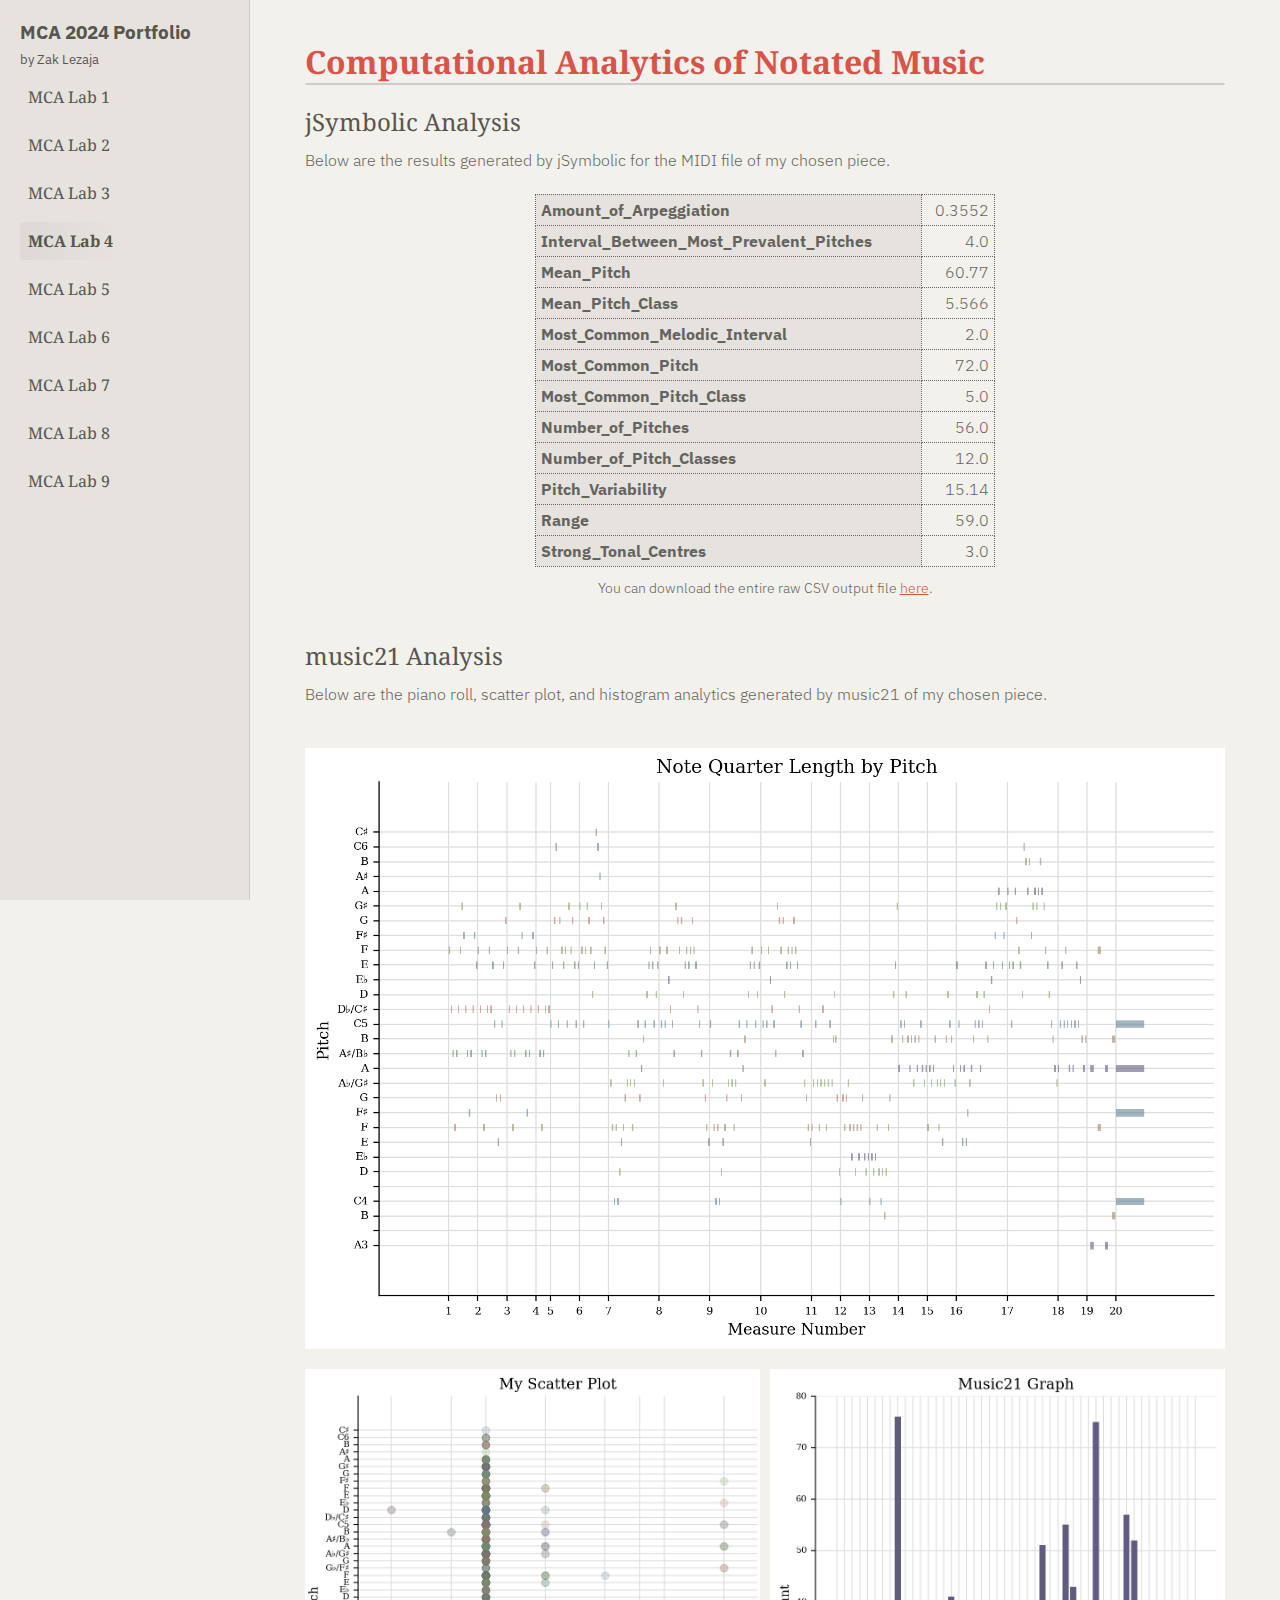
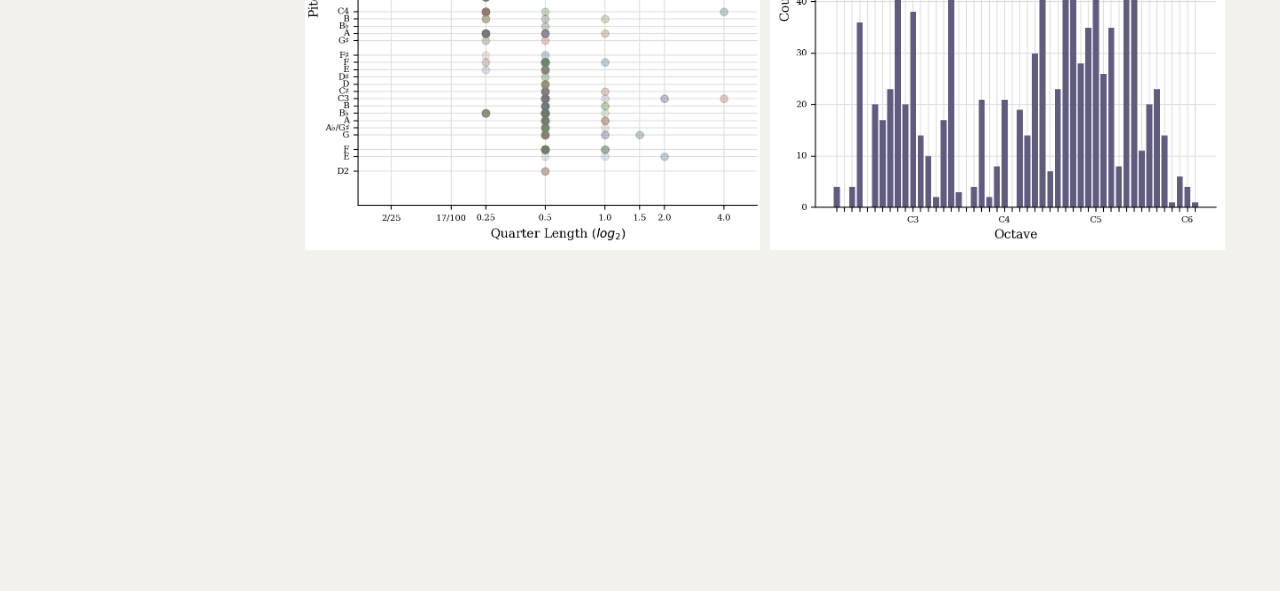
<file: tasks/week-4-lab/week-4-lab.html>
<!DOCTYPE html>
<html lang="en">
<head>
    <meta charset="UTF-8">
    <meta name="viewport" content="width=device-width, initial-scale=1.0">
    <title>Week 4 Lab</title>
    <link rel="preconnect" href="https://fonts.googleapis.com">
    <link rel="preconnect" href="https://fonts.gstatic.com" crossorigin>
    <link href="https://fonts.googleapis.com/css2?family=IBM+Plex+Sans:ital,wght@0,100;0,200;0,300;0,400;0,500;0,600;0,700;1,100;1,200;1,300;1,400;1,500;1,600;1,700&display=swap" rel="stylesheet">
    <link href="https://fonts.googleapis.com/css2?family=Noto+Serif:ital,wght@0,100..900;1,100..900&display=swap" rel="stylesheet">
    <link rel="stylesheet" href="../../default.css">
</head>
<body>
    <div class="container">
        <div class="sidebar">
            <h3>MCA 2024 Portfolio</h3>
            <sub>by Zak Lezaja</sub>
            <ul>
                <li><a href="../../index.html">MCA Lab 1</a></li>
                <li><a href="/MCA-2024/tasks/week-2-lab/week-2-lab.html">MCA Lab 2</a></li>
                <li><a href="/MCA-2024/tasks/week-3-lab/week-3-lab.html">MCA Lab 3</a></li>
                <li><a href="#Week4Lab" class="active-link"><b>MCA Lab 4</b></a></li>
                <li><a href="/MCA-2024/tasks/week-5-lab/week-5-lab.html">MCA Lab 5</a></li>
                <li><a href="/MCA-2024/tasks/week-7-lab/week-7-lab.html">MCA Lab 6</a></li>
                <li><a href="/MCA-2024/tasks/week-8-lab/week-8-lab.html">MCA Lab 7</a></li>
                <li><a href="/MCA-2024/tasks/week-9-lab/week-9-lab.html">MCA Lab 8</a></li>
                <li><a href="/MCA-2024/tasks/week-10-lab/week-10-lab.html">MCA Lab 9</a></li>
            </ul>
        </div>

        <div class="content">
            <h1><strong>Computational Analytics of Notated Music</strong></h1>
            <br>
            <section id="Tasks">
                <h2>jSymbolic Analysis</h2>
                <p>Below are the results generated by jSymbolic for the MIDI file of my chosen piece.</p><br>
                            
                <table>
                    <tbody>
                        <tr>
                            <td style="padding: 5px; text-align: left;"><b>Amount_of_Arpeggiation</b></td>
                            <td style="padding: 5px; text-align: right;">0.3552</td>
                        </tr>
                        <tr>
                            <td style="padding: 5px; text-align: left;"><b>Interval_Between_Most_Prevalent_Pitches</b></td>
                            <td style="padding: 5px; text-align: right;">4.0</td>
                        </tr>
                        <tr>
                            <td style="padding: 5px; text-align: left;"><b>Mean_Pitch</b></td>
                            <td style="padding: 5px; text-align: right;">60.77</td>
                        </tr>
                        <tr>
                            <td style="padding: 5px; text-align: left;"><b>Mean_Pitch_Class</b></b></td>
                            <td style="padding: 5px; text-align: right;">5.566</td>
                        </tr>
                        <tr>
                            <td style="padding: 5px; text-align: left;"><b>Most_Common_Melodic_Interval</b></td>
                            <td style="padding: 5px; text-align: right;">2.0</td>
                        </tr>
                        <tr>
                            <td style="padding: 5px; text-align: left;"><b>Most_Common_Pitch</b></td>
                            <td style="padding: 5px; text-align: right;">72.0</td>
                        </tr>
                        <tr>
                            <td style="padding: 5px; text-align: left;"><b>Most_Common_Pitch_Class</b></td>
                            <td style="padding: 5px; text-align: right;">5.0</td>
                        </tr>
                        <tr>
                            <td style="padding: 5px; text-align: left;"><b>Number_of_Pitches</b></td>
                            <td style="padding: 5px; text-align: right;">56.0</td>
                        </tr>
                        <tr>
                            <td style="padding: 5px; text-align: left;"><b>Number_of_Pitch_Classes</b></td>
                            <td style="padding: 5px; text-align: right;">12.0</td>
                        </tr>
                        <tr>
                            <td style="padding: 5px; text-align: left;"><b>Pitch_Variability</b></td>
                            <td style="padding: 5px; text-align: right;">15.14</td>
                        </tr>
                        <tr>
                            <td style="padding: 5px; text-align: left;"><b>Range</b></td>
                            <td style="padding: 5px; text-align: right;">59.0</td>
                        </tr>
                        <tr>
                            <td style="padding: 5px; text-align: left;"><b>Strong_Tonal_Centres</b></td>
                            <td style="padding: 5px; text-align: right;">3.0</td>
                        </tr>
                    </tbody>
                </table>
                
                <p class="centred-text">You can download the entire raw CSV output file <a href="data/outp.csv" style="color: #d8544b;">here</a>.</p>
                
                <br>
                <br>
                
                <h2>music21 Analysis</h2>
                <p>Below are the piano roll, scatter plot, and histogram analytics generated by music21 of my chosen piece.</p><br>
                
                <img src="data/piano-roll-of-pitches.png" alt="Piano Roll" style="display: block; margin: 20px auto; max-width: 100%;">
                <div class="image-container-grid">
                    <img src="data/scatter-plot.png" alt="Scatter Plot" class="bottom-image">
                    <img src="data/pitch-histogram.png" alt="Histogram" class="bottom-image">
                </div>
            </section>
        </div>
    </div>
</body>
</html>
</file>
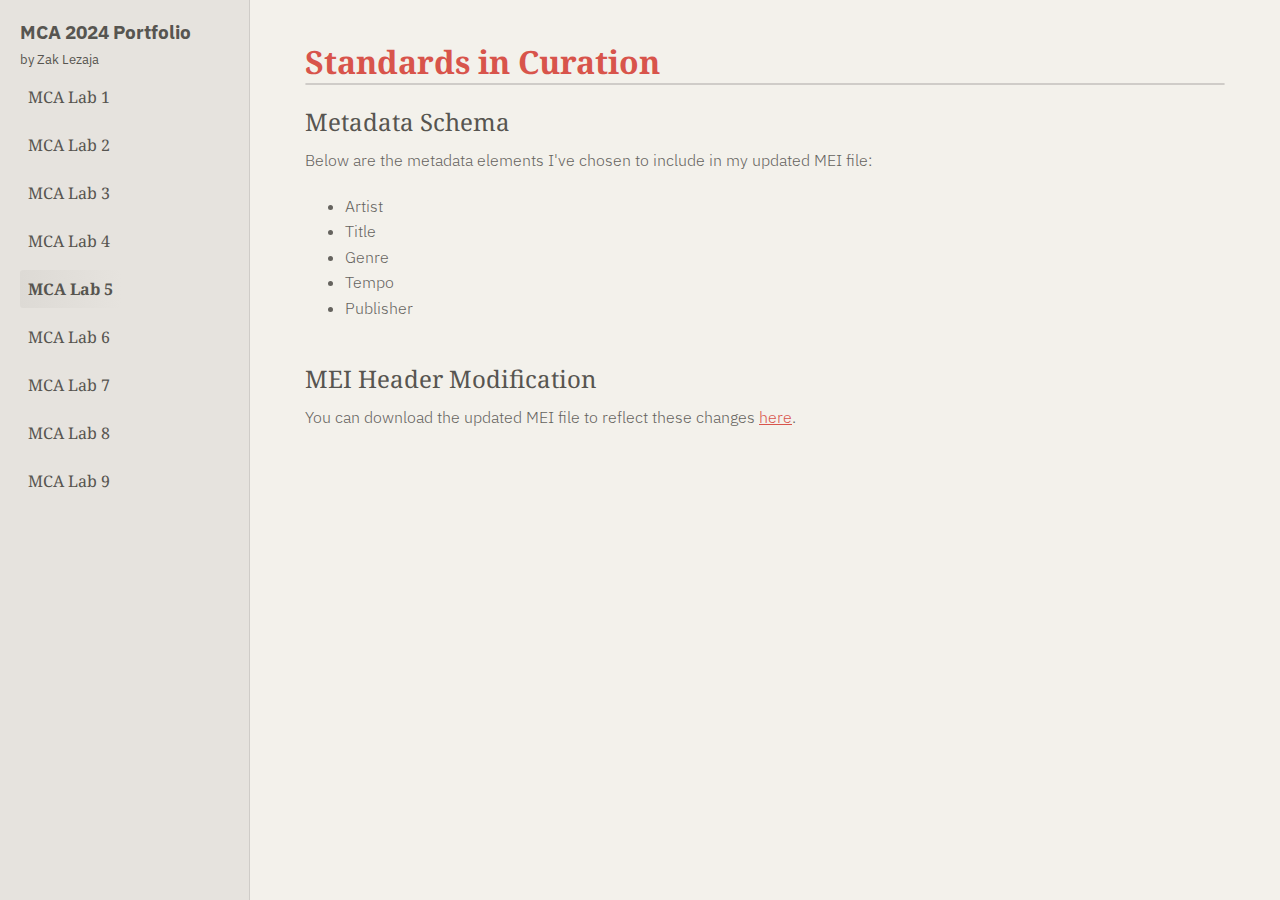
<file: tasks/week-5-lab/week-5-lab.html>
<!DOCTYPE html>
<html lang="en">
<head>
    <meta charset="UTF-8">
    <meta name="viewport" content="width=device-width, initial-scale=1.0">
    <title>Week 5 Lab</title>
    <link rel="preconnect" href="https://fonts.googleapis.com">
    <link rel="preconnect" href="https://fonts.gstatic.com" crossorigin>
    <link href="https://fonts.googleapis.com/css2?family=IBM+Plex+Sans:ital,wght@0,100;0,200;0,300;0,400;0,500;0,600;0,700;1,100;1,200;1,300;1,400;1,500;1,600;1,700&display=swap" rel="stylesheet">
    <link href="https://fonts.googleapis.com/css2?family=Noto+Serif:ital,wght@0,100..900;1,100..900&display=swap" rel="stylesheet">
    <link rel="stylesheet" href="../../default.css">
</head>
<body>
    <div class="container">
        <div class="sidebar">
            <h3>MCA 2024 Portfolio</h3>
            <sub>by Zak Lezaja</sub>
            <ul>
                <li><a href="../../index.html">MCA Lab 1</a></li>
                <li><a href="/MCA-2024/tasks/week-2-lab/week-2-lab.html">MCA Lab 2</a></li>
                <li><a href="/MCA-2024/tasks/week-3-lab/week-3-lab.html">MCA Lab 3</a></li>
                <li><a href="/MCA-2024/tasks/week-4-lab/week-4-lab.html">MCA Lab 4</a></li>
                <li><a href="#Week5Lab" class="active-link"><b>MCA Lab 5</b></a></li>
                <li><a href="/MCA-2024/tasks/week-7-lab/week-7-lab.html">MCA Lab 6</a></li>
                <li><a href="/MCA-2024/tasks/week-8-lab/week-8-lab.html">MCA Lab 7</a></li>
                <li><a href="/MCA-2024/tasks/week-9-lab/week-9-lab.html">MCA Lab 8</a></li>
                <li><a href="/MCA-2024/tasks/week-10-lab/week-10-lab.html">MCA Lab 9</a></li>
            </ul>
        </div>

        <div class="content">
            <h1><strong>Standards in Curation</strong></h1>
            <br>
            <section id="Tasks">
                <h2>Metadata Schema</h2>
                <p>Below are the metadata elements I've chosen to include in my updated MEI file:</p><br>
                <ul>
                    <li>Artist</li>
                    <li>Title</li>
                    <li>Genre</li>
                    <li>Tempo</li>
                    <li>Publisher</li>
                </ul>
                
                <br>
                <br>
                
                <h2>MEI Header Modification</h2>
                <p>You can download the updated MEI file to reflect these changes <a href="data/amended-file.mei" style="color: #d8544b;">here</a>.</p>
            </section>
        </div>
    </div>
</body>
</html>
</file>
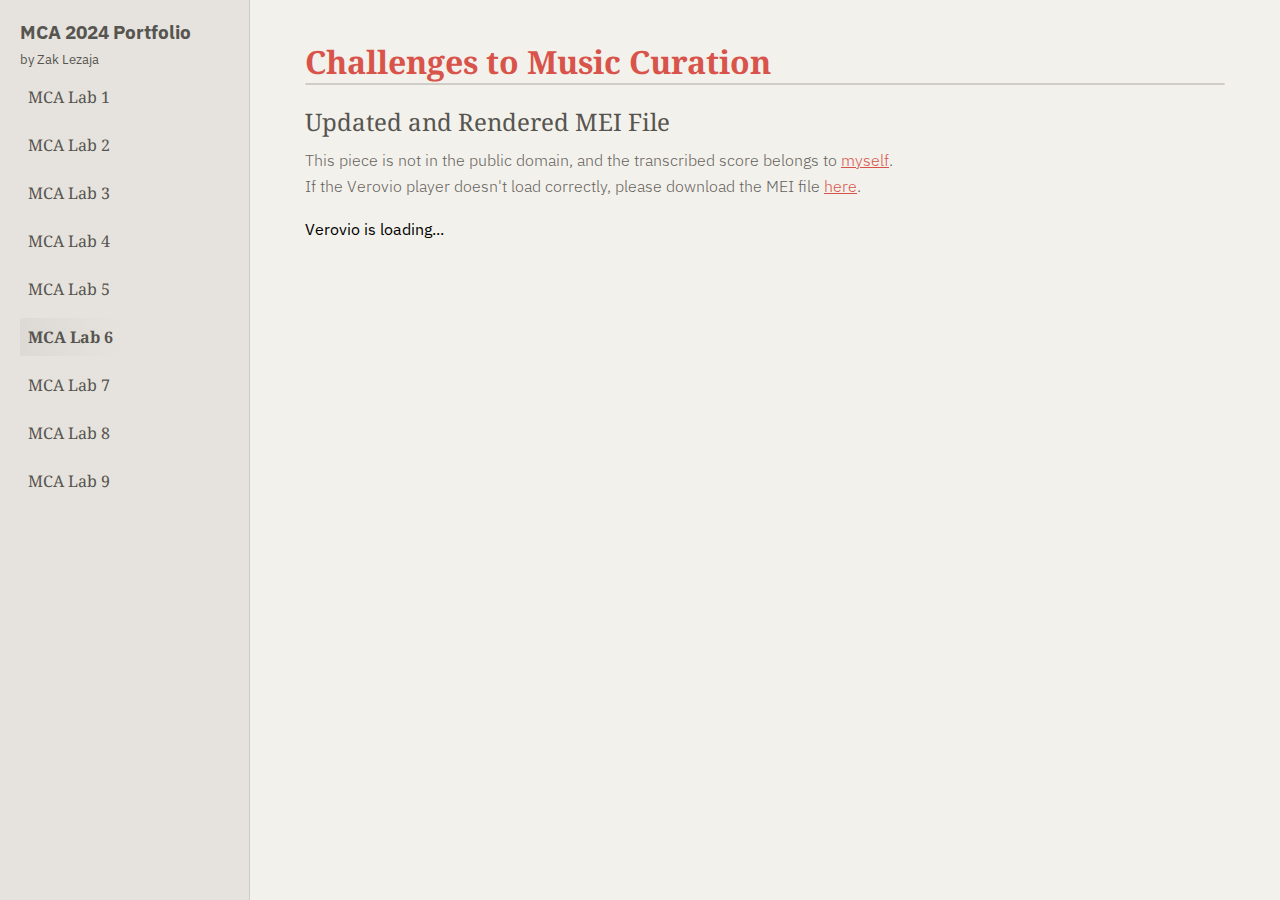
<file: tasks/week-7-lab/week-7-lab.html>
<!DOCTYPE html>
<html lang="en">
<head>
    <meta charset="UTF-8">
    <meta name="viewport" content="width=device-width, initial-scale=1.0">
    <title>Week 7 Lab</title>
    <link rel="preconnect" href="https://fonts.googleapis.com">
    <link rel="preconnect" href="https://fonts.gstatic.com" crossorigin>
    <link href="https://fonts.googleapis.com/css2?family=IBM+Plex+Sans:ital,wght@0,100;0,200;0,300;0,400;0,500;0,600;0,700;1,100;1,200;1,300;1,400;1,500;1,600;1,700&display=swap" rel="stylesheet">
    <link href="https://fonts.googleapis.com/css2?family=Noto+Serif:ital,wght@0,100..900;1,100..900&display=swap" rel="stylesheet">
    <link rel="stylesheet" href="../../default.css">
</head>
<body>
    <div class="container">
        <div class="sidebar">
            <h3>MCA 2024 Portfolio</h3>
            <sub>by Zak Lezaja</sub>
            <ul>
                <li><a href="../../index.html">MCA Lab 1</a></li>
                <li><a href="/MCA-2024/tasks/week-2-lab/week-2-lab.html">MCA Lab 2</a></li>
                <li><a href="/MCA-2024/tasks/week-3-lab/week-3-lab.html">MCA Lab 3</a></li>
                <li><a href="/MCA-2024/tasks/week-4-lab/week-4-lab.html">MCA Lab 4</a></li>
                <li><a href="/MCA-2024/tasks/week-5-lab/week-5-lab.html">MCA Lab 5</a></li>
                <li><a href="#Week7Lab" class="active-link"><b>MCA Lab 6</b></a></li>
                <li><a href="/MCA-2024/tasks/week-8-lab/week-8-lab.html">MCA Lab 7</a></li>
                <li><a href="/MCA-2024/tasks/week-9-lab/week-9-lab.html">MCA Lab 8</a></li>
                <li><a href="/MCA-2024/tasks/week-10-lab/week-10-lab.html">MCA Lab 9</a></li>
            </ul>
        </div>

        <div class="content">
            <h1><strong>Challenges to Music Curation</strong></h1>
            <br>
            <section id="Tasks">
                <h2>Updated and Rendered MEI File</h2>
                <p>This piece is not in the public domain, and the transcribed score belongs to <a href="https://musescore.com/user/88469218/scores/21258049" style="color: #d8544b;">myself</a>.</p>
                <p>If the Verovio player doesn't load correctly, please download the MEI file <a href="data/amended-file.mei" style="color: #d8544b;">here</a>.</p><br>
                <div id="app">Verovio is loading...</div>
                <script type="module">
                    import 'https://www.verovio.org/javascript/app/verovio-app.js';
                    
                    const options = {
                        defaultView: 'responsive', // default is 'responsive', alternative is 'document'
                        defaultZoom: 3, // 0-7, default is 4
                        enableResponsive: true, // default is true
                        enableDocument: true // default is true
                    }
                    
                    // A MusicXML file
                    var file = 'data/amended-file.mei'; //Replace this with your own MEI file, but remember that JavaScript is case sensitive!
                    // A MEI file
                    // var file = 'https://www.verovio.org/editor/brahms.mei';
                    
                    const app = new Verovio.App(document.getElementById("app"), options);
                    fetch(file)
                        .then(function(response) {
                            return response.text();
                        })
                        .then(function(text) {
                            app.loadData(text);
                        });
                </script>
            </section>
        </div>
    </div>
</body>
</html>
</file>
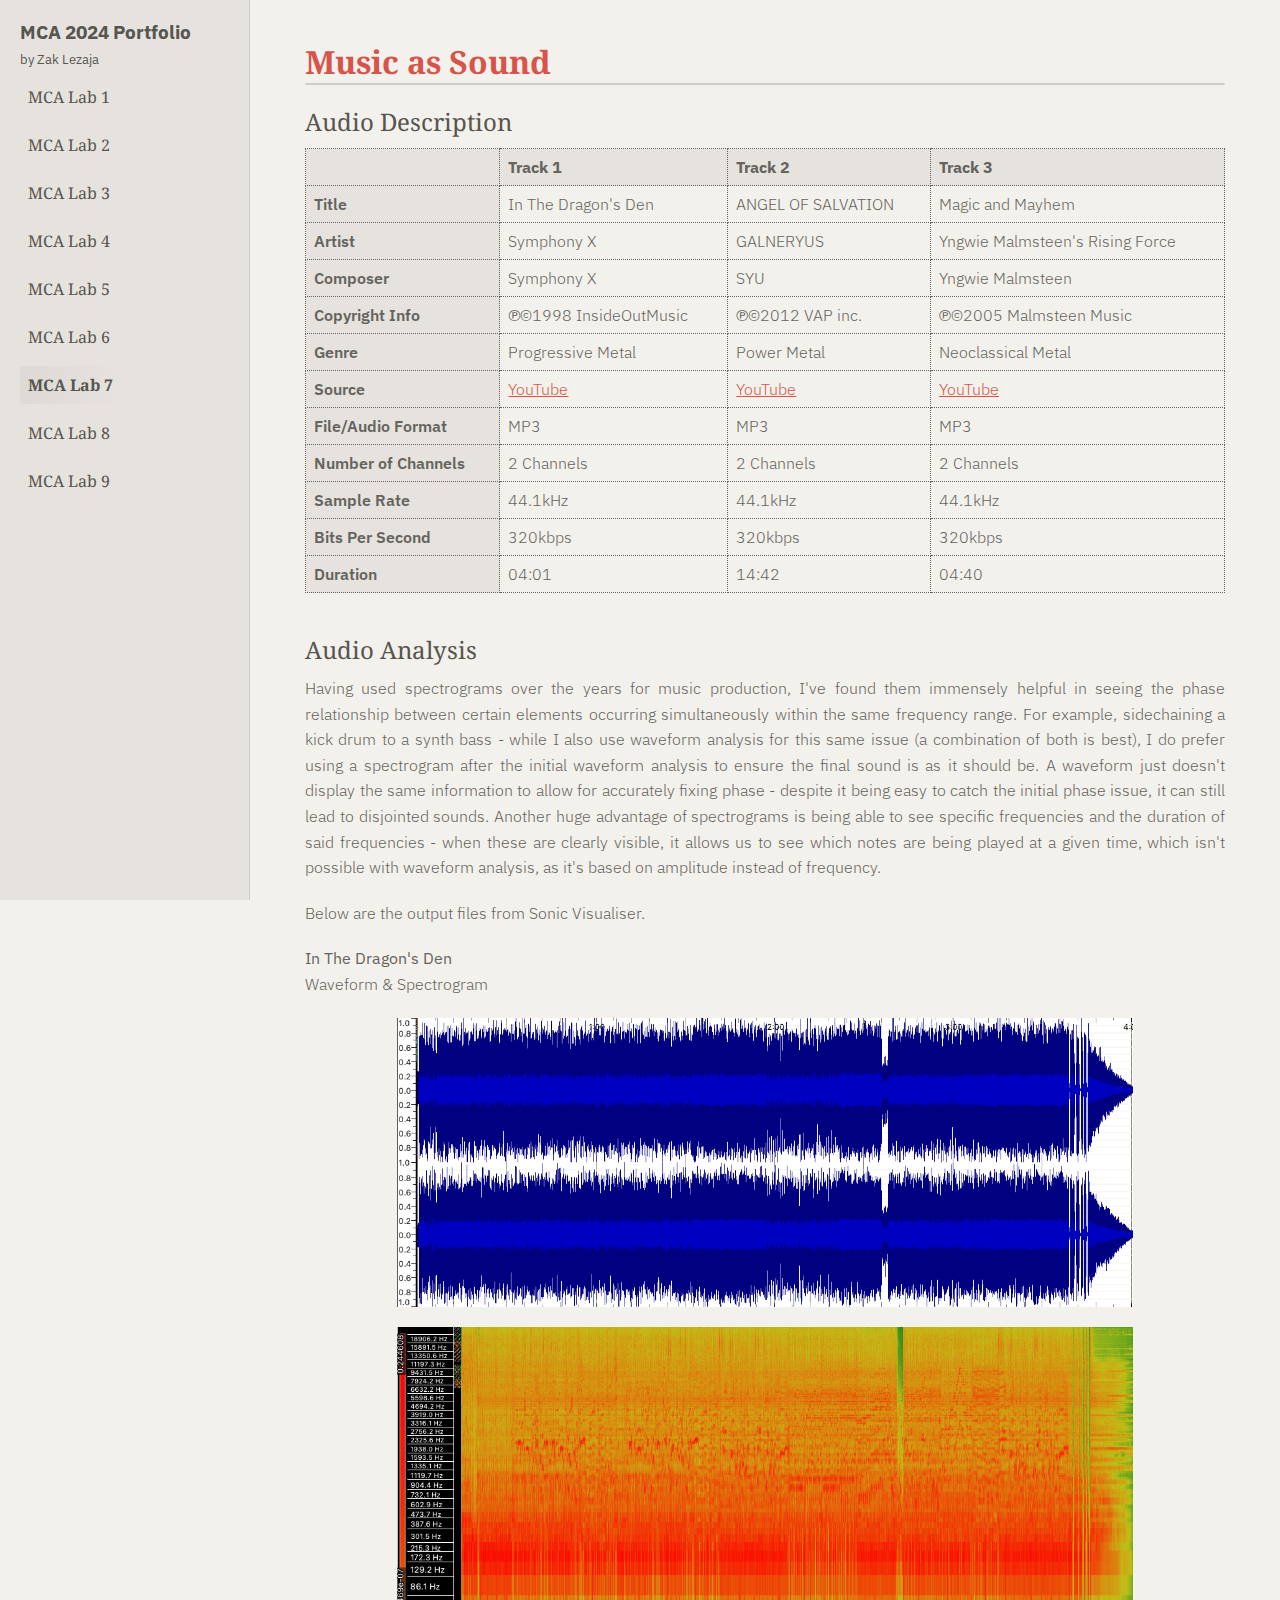
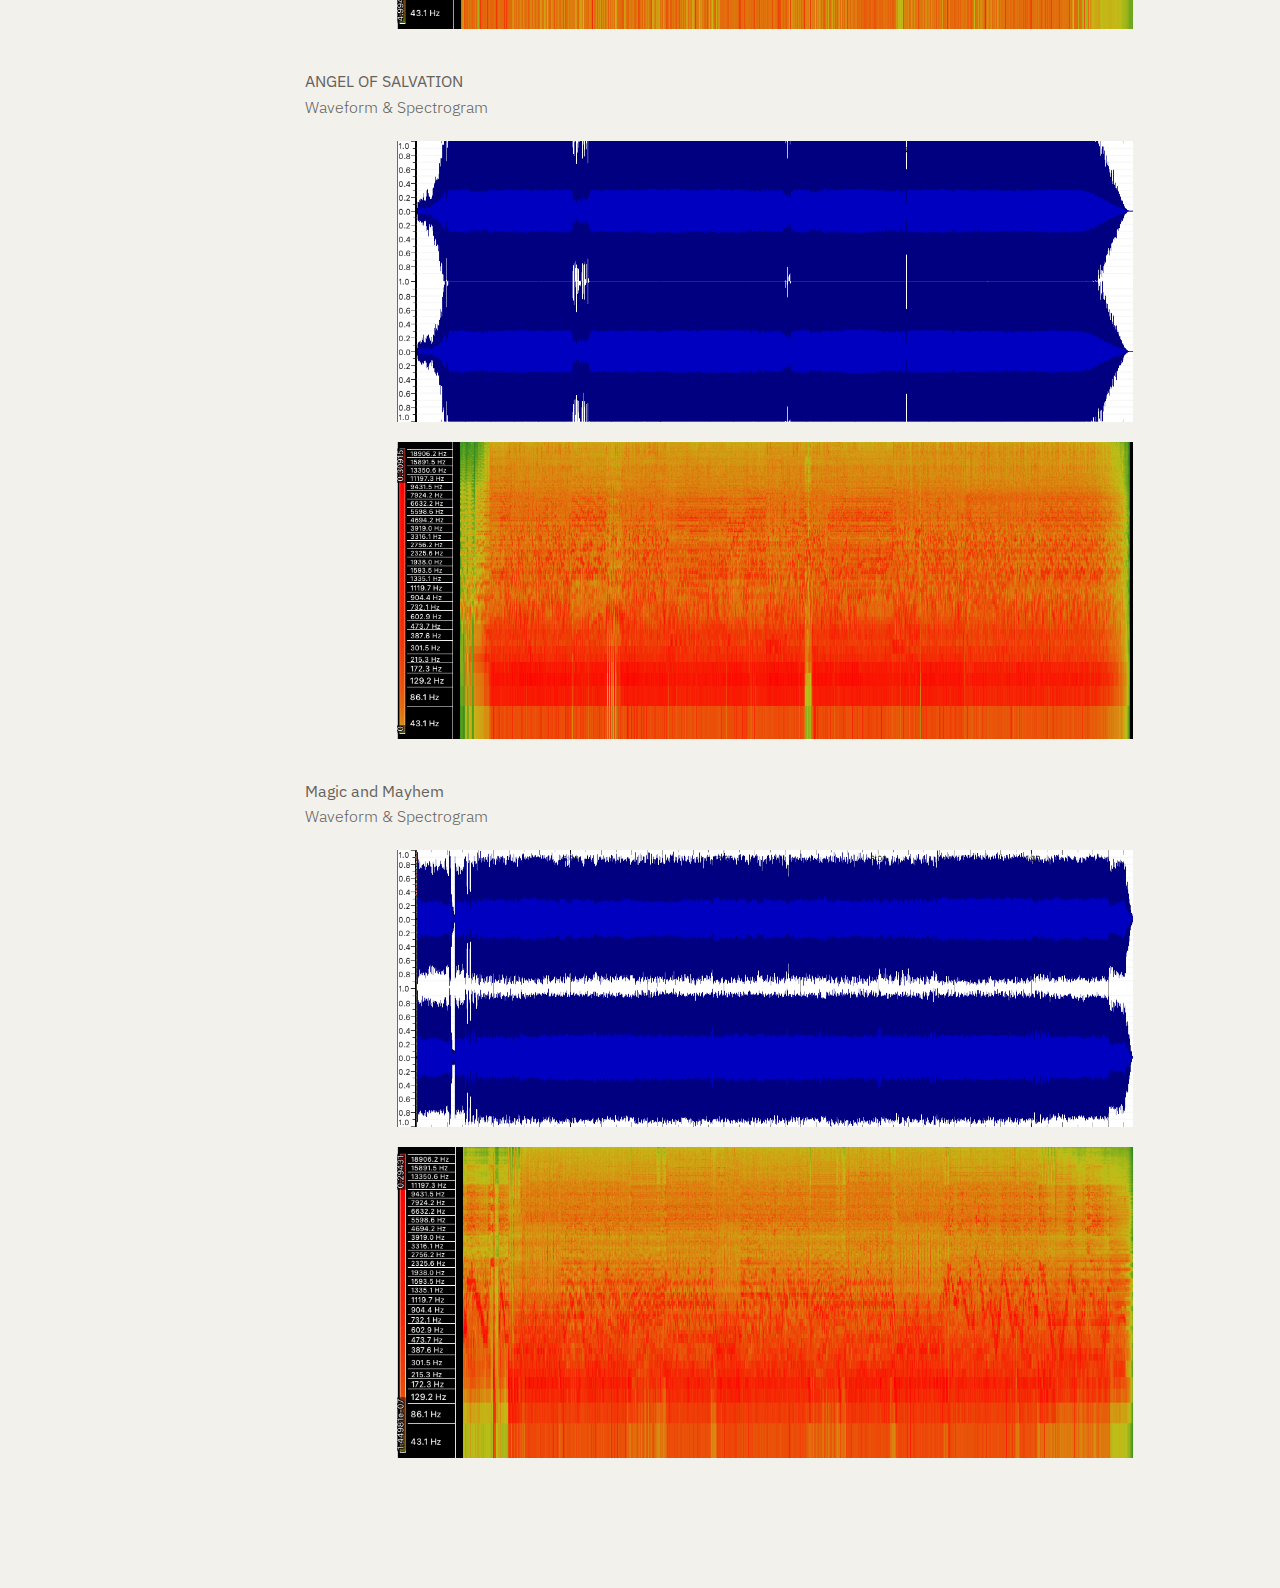
<file: tasks/week-8-lab/week-8-lab.html>
<!DOCTYPE html>
<html lang="en">
<head>
    <meta charset="UTF-8">
    <meta name="viewport" content="width=device-width, initial-scale=1.0">
    <title>Week 8 Lab</title>
    <link rel="preconnect" href="https://fonts.googleapis.com">
    <link rel="preconnect" href="https://fonts.gstatic.com" crossorigin>
    <link href="https://fonts.googleapis.com/css2?family=IBM+Plex+Sans:ital,wght@0,100;0,200;0,300;0,400;0,500;0,600;0,700;1,100;1,200;1,300;1,400;1,500;1,600;1,700&display=swap" rel="stylesheet">
    <link href="https://fonts.googleapis.com/css2?family=Noto+Serif:ital,wght@0,100..900;1,100..900&display=swap" rel="stylesheet">
    <link rel="stylesheet" href="../../default.css">
</head>
<body>
    <div class="container">
        <div class="sidebar">
            <h3>MCA 2024 Portfolio</h3>
            <sub>by Zak Lezaja</sub>
            <ul>
                <li><a href="../../index.html">MCA Lab 1</a></li>
                <li><a href="/MCA-2024/tasks/week-2-lab/week-2-lab.html">MCA Lab 2</a></li>
                <li><a href="/MCA-2024/tasks/week-3-lab/week-3-lab.html">MCA Lab 3</a></li>
                <li><a href="/MCA-2024/tasks/week-4-lab/week-4-lab.html">MCA Lab 4</a></li>
                <li><a href="/MCA-2024/tasks/week-5-lab/week-5-lab.html">MCA Lab 5</a></li>
                <li><a href="/MCA-2024/tasks/week-7-lab/week-7-lab.html">MCA Lab 6</a></li>
                <li><a href="#Week8Lab" class="active-link"><b>MCA Lab 7</b></a></li>
                <li><a href="/MCA-2024/tasks/week-9-lab/week-9-lab.html">MCA Lab 8</a></li>
                <li><a href="/MCA-2024/tasks/week-10-lab/week-10-lab.html">MCA Lab 9</a></li>
            </ul>
        </div>

        <div class="content">
            <h1><strong>Music as Sound</strong></h1>
            <br>
            <section id="Tasks">
                <h2>Audio Description</h2>
                
                <table class="lab-7-table">
                    <thead>
                        <tr>
                            <th></th>
                            <th>Track 1</th>
                            <th>Track 2</th>
                            <th>Track 3</th>
                        </tr>
                    </thead>
                    <tbody>
                        <tr>
                            <td>Title</td>
                            <td>In The Dragon's Den</td>
                            <td>ANGEL OF SALVATION</td>
                            <td>Magic and Mayhem</td>
                        </tr>
                        <tr>
                            <td>Artist</td>
                            <td>Symphony X</td>
                            <td>GALNERYUS</td>
                            <td>Yngwie Malmsteen's Rising Force</td>
                        </tr>
                        <tr>
                            <td>Composer</td>
                            <td>Symphony X</td>
                            <td>SYU</td>
                            <td>Yngwie Malmsteen</td>
                        </tr>
                        <tr>
                            <td>Copyright Info</td>
                            <td>℗©1998 InsideOutMusic</td>
                            <td>℗©2012 VAP inc.</td>
                            <td>℗©2005 Malmsteen Music</td>
                        </tr>
                        <tr>
                            <td>Genre</td>
                            <td>Progressive Metal</td>
                            <td>Power Metal</td>
                            <td>Neoclassical Metal</td>
                        </tr>
                        <tr>
                            <td>Source</td>
                            <td><a href="https://www.youtube.com/watch?v=Gem3FfkeLwE" style="color: #d8544b;">YouTube</a></td>
                            <td><a href="https://www.youtube.com/watch?v=qT7A5OI9atI" style="color: #d8544b;">YouTube</a></td>
                            <td><a href="https://www.youtube.com/watch?v=TgAkaW6RKD0" style="color: #d8544b;">YouTube</a></td>
                        </tr>
                        <tr>
                            <td>File/Audio Format</td>
                            <td>MP3</td>
                            <td>MP3</td>
                            <td>MP3</td>
                        </tr>
                        <tr>
                            <td>Number of Channels</td>
                            <td>2 Channels</td>
                            <td>2 Channels</td>
                            <td>2 Channels</td>
                        </tr>
                        <tr>
                            <td>Sample Rate</td>
                            <td>44.1kHz</td>
                            <td>44.1kHz</td>
                            <td>44.1kHz</td>
                        </tr>
                        <tr>
                            <td>Bits Per Second</td>
                            <td>320kbps</td>
                            <td>320kbps</td>
                            <td>320kbps</td>
                        </tr>
                        <tr>
                            <td>Duration</td>
                            <td>04:01</td>
                            <td>14:42</td>
                            <td>04:40</td>
                        </tr>
                    </tbody>
                </table>

                <br>
                <br>
                
                <h2>Audio Analysis</h2>
                <p>Having used spectrograms over the years for music production, I've found them immensely helpful in seeing the phase relationship between certain elements occurring simultaneously within the same frequency range. For example, sidechaining a kick drum to a synth bass - while I also use waveform analysis for this same issue (a combination of both is best), I do prefer using a spectrogram after the initial waveform analysis to ensure the final sound is as it should be. A waveform just doesn't display the same information to allow for accurately fixing phase - despite it being easy to catch the initial phase issue, it can still lead to disjointed sounds. Another huge advantage of spectrograms is being able to see specific frequencies and the duration of said frequencies - when these are clearly visible, it allows us to see which notes are being played at a given time, which isn't possible with waveform analysis, as it's based on amplitude instead of frequency.</p><br>
                
                <p>Below are the output files from Sonic Visualiser.</p><br>
                
                <p><b>In The Dragon's Den</b></p>
                <p>Waveform & Spectrogram</p>
                <img src="data/wf-itdd.png" alt="In The Dragon's Den Waveform" style="display: block; margin: 20px auto; max-width: 80%;">
                <img src="data/sg-itdd.png" alt="In The Dragon's Den Spectrogram" style="display: block; margin: 20px auto; max-width: 80%;">
                <br>
                
                <p><b>ANGEL OF SALVATION</b></p>
                <p>Waveform & Spectrogram</p>
                <img src="data/wf-aos.png" alt="ANGEL OF SALVATION Waveform" style="display: block; margin: 20px auto; max-width: 80%;">
                <img src="data/sg-aos.png" alt="ANGEL OF SALVATION Spectrogram" style="display: block; margin: 20px auto; max-width: 80%;">
                <br>
                
                <p><b>Magic and Mayhem</b></p>
                <p>Waveform & Spectrogram</p>
                <img src="data/wf-mam.png" alt="Magic and Mayhem Waveform" style="display: block; margin: 20px auto; max-width: 80%;">
                <img src="data/sg-mam.png" alt="Magic and Mayhem Spectrogram" style="display: block; margin: 20px auto; max-width: 80%;">
                <br>
            </section>
        </div>
    </div>
</body>
</html>
</file>
<file: default.css>
* {
    margin: 0;
    padding: 0;
    box-sizing: border-box;
}

/* ##################################### */
/* ############### Fonts ############### */
/* ##################################### */
.noto-serif-Header {
  font-family: "Noto Serif", serif;
  font-optical-sizing: auto;
  font-weight: 400;
  font-style: normal;
  font-variation-settings:
    "wdth" 100;
}

.ibm-plex-sans-thin {
  font-family: "IBM Plex Sans", sans-serif;
  font-weight: 100;
  font-style: normal;
}

.ibm-plex-sans-extralight {
  font-family: "IBM Plex Sans", sans-serif;
  font-weight: 200;
  font-style: normal;
}

.ibm-plex-sans-light {
  font-family: "IBM Plex Sans", sans-serif;
  font-weight: 300;
  font-style: normal;
}

.ibm-plex-sans-regular {
  font-family: "IBM Plex Sans", sans-serif;
  font-weight: 400;
  font-style: normal;
}

.ibm-plex-sans-medium {
  font-family: "IBM Plex Sans", sans-serif;
  font-weight: 500;
  font-style: normal;
}

.ibm-plex-sans-semibold {
  font-family: "IBM Plex Sans", sans-serif;
  font-weight: 600;
  font-style: normal;
}

.ibm-plex-sans-bold {
  font-family: "IBM Plex Sans", sans-serif;
  font-weight: 700;
  font-style: normal;
}

.ibm-plex-sans-thin-italic {
  font-family: "IBM Plex Sans", sans-serif;
  font-weight: 100;
  font-style: italic;
}

.ibm-plex-sans-extralight-italic {
  font-family: "IBM Plex Sans", sans-serif;
  font-weight: 200;
  font-style: italic;
}

.ibm-plex-sans-light-italic {
  font-family: "IBM Plex Sans", sans-serif;
  font-weight: 300;
  font-style: italic;
}

.ibm-plex-sans-regular-italic {
  font-family: "IBM Plex Sans", sans-serif;
  font-weight: 400;
  font-style: italic;
}

.ibm-plex-sans-medium-italic {
  font-family: "IBM Plex Sans", sans-serif;
  font-weight: 500;
  font-style: italic;
}

.ibm-plex-sans-semibold-italic {
  font-family: "IBM Plex Sans", sans-serif;
  font-weight: 600;
  font-style: italic;
}

.ibm-plex-sans-bold-italic {
  font-family: "IBM Plex Sans", sans-serif;
  font-weight: 700;
  font-style: italic;
}


/* ########################################### */
/* ############# Sidebar Styling ############# */
/* ########################################### */
.sidebar {
    width: 250px;
    background-color: #E6E3DE;
    padding: 20px;
    color: #575550;
    border-right: 1px solid #CFCCC8;
    position: sticky;
    top: 0;
    height: 100vh;
    overflow-y: auto;
}


.sidebar h2 {
    font-family: "Noto Serif", serif;
    color: #575550;
    font-size: 24px;
    margin-bottom: 20px;
    text-align: left;
    font-weight: bold;
}

.sidebar ul {
    font-family: "Noto Serif", serif;
    list-style: none;
}

.sidebar ul li {
    margin: 10px 0;
}

.sidebar ul li a {
  color: #575550;
  font-weight: normal;
  font-size: 16px;
  text-decoration: none;
  display: inline-block;
  transition: color 0.2s, transform 0.2s ease-in-out;
}

.sidebar ul li a:hover {
  color: #d8544b;
  transform: scale(1.1);
}

.sidebar a {
  text-decoration: none;
  color: #575550;
  font-size: 18px;
  display: block;
  padding: 8px;
  position: relative;
  overflow: visible;
  z-index: 1;
}

.sidebar a::before {
  content: '';
  position: absolute;
  bottom: 0;
  left: 0;
  height: 100%;
  width: 0;
  background: linear-gradient(to right, #dddad5, transparent);
  z-index: -1;
  transition: width 0.2s ease-in-out;
  border-radius: 3px;
}

.sidebar a:hover::before {
  width: 100%;
}

.sidebar a.active-link {
  position: relative;
}

.sidebar a.active-link::before {
  content: '';
  position: absolute;
  bottom: 0;
  left: 0;
  height: 100%;
  width: 100%;
  background: linear-gradient(to right, #dddad5, transparent);
  z-index: -1;
  border-radius: 3px;
}

.sidebar a:hover::before,
.sidebar a.active-link::before {
  width: 100%;
  transition: width 0.2s ease-in-out;
}


/* #################################################### */
/* ############# Body and Content Styling ############# */
/* #################################################### */
body {
    font-family: "IBM Plex Sans", sans-serif;
    background-color: #F3F1EB;
}

.container {
    display: flex;
    min-height: 100vh;
    overflow: visible;
}

.content {
    flex-grow: 1;
    padding: 40px;
    background-color: #F3F1EB;
    max-width: 1000px;
    margin: 0 auto;
}

.content section {
    margin-bottom: 50px;
}

h1:after {
  content:"";
  display:block;
  border:1px solid #CFCCC8;
  border-radius:2px;
}

.content h1 {
  font-family: "Noto Serif", serif;
  font-optical-sizing: auto;
  font-weight: 400;
  font-style: normal;
  color: #d8544b;
}

.content h2 {
  font-family: "Noto Serif", serif;
  font-optical-sizing: auto;
  font-weight: 400;
  font-style: normal;
  color: #575550;
  padding-bottom: 10px;
}

.content p {
    font-family: "IBM Plex Sans", sans-serif;
    font-weight: 300;
    font-style: normal;
    line-height: 1.6;
    color: #65635E;
    text-align: justify;
}

.content ul {
    font-family: "IBM Plex Sans", sans-serif;
    font-weight: 300;
    font-style: normal;
    line-height: 1.6;
    color: #65635E;
    padding-left: 40px; 
}

.content ul li {
    font-weight: 300;
}

table {
    border-collapse: collapse;
    width: 50%;
    margin: 0 auto;
    border: 1px dotted #65635E;
    color: #65635E;
    font-weight: 300;
}

td, th {
    border: 1px dotted #65635E;
}

tbody td:first-child {
    background-color: #E6E3DE;
    font-weight: 600;
}

.lab-7-table {
    border-collapse: collapse;
    width: 100%;
    margin: 0 auto;
    border: 1px dotted #65635E;
    color: #65635E;
    font-weight: 300;
}

.lab-7-table thead {
    background-color: #E6E3DE;
    font-weight: 600;
}

.lab-7-table thead th {
    text-align: left;
    padding: 8px;
    border: 1px dotted #65635E;
}

.lab-7-table tbody td {
    padding: 8px;
    border: 1px dotted #65635E;
    text-align: left;
}

.lab-7-table tbody td:first-child {
    background-color: #E6E3DE;
    font-weight: 600;
}


.centred-text {
  display: block;
  width: 100%;
  text-align: center !important;
  margin-top: 10px;
  font-size: 14px;
  color: #65635E;
}


.image-container-grid {
    display: grid;
    grid-template-rows: 2fr 1fr;
    grid-template-columns: 1fr 1fr;
    width: 100%;
    height: 100%;
    gap: 10px;
    margin: 20px auto;
}


.top-image {
    grid-column: 1 / -1;
    grid-row: 1 / 2;
    width: auto;
    height: auto;
    object-fit: cover;
}

.bottom-image {
    width: 100%;
    height: 100%;
    object-fit: cover;
}

.hozirontal-image-container-grid {
    display: grid;
    grid-template-columns: 1fr 1fr;
    gap: 10px;
    width: 100%;
    height: auto;
    margin: 20px auto;
    justify-content: center;
}

.hozirontal-images {
    width: 100%;
    height: auto;
    object-fit: cover;
}

.three-image-grid {
    display: grid;
    grid-template-columns: repeat(3, 1fr);
    gap: 10px;
    width: 100%;
    margin: 20px auto;
}

.three-image-grid img {
    width: 100%;
    height: 30;
    object-fit: cover;
}

* {box-sizing:border-box}

.slideshow-container {
  width: 50%;
  position: relative;
  margin: 0 auto;
}

.mySlides {
  display: none;
}

.mySlides img {
  width: 100%;
}

.prev, .next {
  cursor: pointer;
  position: absolute;
  top: 50%;
  transform: translateY(-50%);
  font-size: 1.5vw;
  padding: 0.2vw;
  color: #F3F1EB;
  background-color:rgba(87, 85, 80, 0.245);
  font-weight: normal;
  transition: 0.6s ease;
  user-select: none;
}

.prev {
  left: -5%;
  border-radius: 3px 0 0 3px;
}

.next {
  right: -5%;
  border-radius: 0 3px 3px 0;
}

.prev:hover, .next:hover {
  background-color: rgba(87, 85, 80, 0.666);
}

.text {
  color: #f2f2f2;
  font-size: 15px;
  padding: 8px 12px;
  position: absolute;
  bottom: 8px;
  width: 100%;
  text-align: center;
}

.numbertext {
  color: #f2f2f2;
  font-size: 12px;
  padding: 8px 12px;
  position: absolute;
  top: 0;
}

.dot {
  cursor: pointer;
  height: 7px;
  width: 7px;
  margin: 0 1px;
  background-color:rgba(87, 85, 80, 0.245);
  border-radius: 50%;
  display: inline-block;
  transition: background-color 0.6s ease;
}

.active, .dot:hover {
  background-color: rgba(87, 85, 80, 0.666);
}

.fade {
  animation-name: fade;
  animation-duration: 1.5s;
}

@keyframes fade {
  from {opacity: .4}
  to {opacity: 1}
}
</file>
<file: css/CETEIcean.css>
/* Choice elements */
tei-choice tei-abbr + tei-expan:before,
tei-choice tei-expan + tei-abbr:before,
tei-choice tei-sic + tei-corr:before,
tei-choice tei-corr + tei-sic:before,
tei-choice tei-orig + tei-reg:before,
tei-choice tei-reg + tei-orig:before {
  content: " (";
}
tei-choice tei-abbr + tei-expan:after,
tei-choice tei-expan + tei-abbr:after,
tei-choice tei-sic + tei-corr:after,
tei-choice tei-corr + tei-sic:after,
tei-choice tei-orig + tei-reg:after,
tei-choice tei-reg + tei-orig:after {
  content: ")";
}
/* A */
tei-ab {
  display: block;
  margin-top: 1em;
  margin-bottom: 1em;
}
tei-accMat {
  display: block;
}
tei-accMat:before {
  content: "accompanying materials: ";
}
tei-acquisition {
  display: block;
  margin-top: 0;
  margin-bottom: 0;
}
tei-acquisition:before {
  font-weight: bold;
  content: "acquisition";
}
tei-activity {
  display: block;
}
tei-activity:before {
  content: "activity: ";
}
tei-actor {
  /* Empty Rule Set */
}
/* add */
/* Could add other [place=] variations */
tei-add[place=above] {
  vertical-align: super;
}
tei-add[place=inline]:before {
  content: "«";
}
tei-add[place=inline]:after {
  content: "»";
}
tei-add[place=below] {
  vertical-align: sub;
}
tei-addName {
  /* Empty Rule Set */
}
tei-addSpan {
  /* Empty Rule Set */
}
tei-additional {
  display: block;
}
tei-additions {
  display: block;
}
tei-additions:before {
  content: "Significant additions within the document: ";
}
tei-addrLine {
  display: block;
}
tei-address {
  /* Empty Rule Set */
}
tei-address[data-tei-rend~="block"], addresss[data-tei-rendition~="#block"] {
  display: block;
}
tei-adminInfo {
  display: block;
}
tei-affiliation {
  /* Empty Rule Set */
}
tei-age {
  /* Empty Rule Set */
}
tei-alt {
  /* Empty Rule Set */
}
tei-altGrp {
  /* Empty Rule Set */
}
tei-altIdent {
  /* Empty Rule Set */
}
tei-altIdentifier {
  /* Empty Rule Set */
}
tei-am {
  /* Empty Rule Set */
}
tei-analytic {
  /* Empty Rule Set */
}
tei-anchor {
  /* Empty Rule Set */
}
tei-app {
  /* Empty Rule Set */
}
tei-app tei-note {
  display: none;
}
tei-appInfo {
  display: block;
}
tei-appInfo:before {
  content: "Application information: ";
}
tei-application {
  display: block;
}
tei-application:after {
  content: " " attr(version);
}
tei-arc {
  /* Empty Rule Set */
}
tei-argument {
  display: block;
}
tei-att {
  font-family: Courier,monospace;
}
tei-att:before {
  content: "@";
}
tei-attDef {
  /* Empty Rule Set */
}
tei-attList {
  /* Empty Rule Set */
}
tei-attRef {
  /* Empty Rule Set */
}
tei-author {
  /* Empty Rule Set */
}
tei-titleStmt > tei-author {
  display: block;
  margin-bottom: 1em;
}
tei-authority {
  /* Empty Rule Set */
}
tei-publicationStmt > tei-availability {
  font-size: 80%;
}
tei-publicationStmt > tei-availability:before {
  font-weight: bold;
  content: "Availability: ";
}
tei-publicationStmt > tei-availability[data-tei-status]:before {
  font-weight: bold;
  content: "Availability (" attr(status) "): ";
}
/* B */
tei-back {
  display: block;
}
tei-bibl {
  /* Empty Rule Set */
}
tei-bibl[data-tei-rend~="block"], bibl[data-tei-rendition~="#block"] {
  display: block;
  padding-left: 2em;
  text-indent: -2em;
}
tei-biblFull {
  display: block;
}
tei-biblScope {
  /* Empty Rule Set */
}
tei-biblStruct {
  /* Empty Rule Set */
}
tei-bicond {
  /* Empty Rule Set */
}
tei-binary {
  /* Empty Rule Set */
}
tei-binaryObject {
  /* Empty Rule Set */
}
tei-binding {
  display: block;
}
tei-binding:before {
  content: "Binding: \a";
  white-space: pre-wrap;
}
tei-binding[data-tei-contemporary]:before {
  content: "Binding: \A" "Contemporary: " attr(contemporary) "\A";
  white-space: pre-wrap;
}
tei-bindingDesc {
  display: block;
}
tei-bindngDesc:before {
  content: "Binding Description: \A";
}
tei-birth {
  display: block;
}
tei-birth:before {
  content: "Birth: ";
}
tei-bloc {
  /* Empty Rule Set */
}
tei-broadcast {
  /* Empty Rule Set */
}
tei-byline {
  /* Empty Rule Set */
}
/* c */
tei-c {
  /* Empty Rule Set */
}
tei-cRefPattern {
  display: none;
}
tei-caesura {
  /* Empty Rule Set */
}
tei-camera {
  /* Empty Rule Set */
}
tei-caption {
  display: block;
  margin-top: 1em;
  margin-bottom: 1em;
}
tei-case[data-tei-value]:before {
  font-weight: bold;
  content: attr(value) " ";
}
tei-castGroup {
  display: block;
  margin-top: 1em;
  margin-bottom: 1em;
}
tei-castItem {
  display: list-item;
}
tei-castList {
  display: block;
  list-style-type: none;
  margin-top: 1em;
  margin-bottom: 1em;
  margin-left: 2em;
}
tei-catDesc {
  /* Empty Rule Set */
}
tei-catRef {
  /* Empty Rule Set */
}
tei-category {
  /* Empty Rule Set */
}
tei-cb {
  display: block;
  margin-top: 1em;
  margin-bottom: 1em;
}
tei-cb:before {
  content: "[column break]";
}
tei-cell {
  display: table-cell;
  padding: 1em 1.5em 1em 1em;
  /*
tei-border-left: 2px solid @border-color;
tei-border-top:2px solid @border-color;
tei-*/
  border: 1px dotted #aaaaaa;
  width: 100%;
}
/* for cell or row with @role = label */
tei-[data-tei-role=label] {
  font-weight: bold;
}
tei-certainty {
  /* Empty Rule Set */
}
tei-change {
  /* Empty Rule Set */
}
tei-channel {
  /* Empty Rule Set */
}
tei-charDecl {
  /* Empty Rule Set */
}
tei-charName {
  /* Empty Rule Set */
}
tei-charProp {
  /* Empty Rule Set */
}
tei-choice {
  /* Empty Rule Set */
}
tei-cit {
  /* Empty Rule Set */
}
tei-cl {
  /* Empty Rule Set */
}
tei-classCode {
  /* Empty Rule Set */
}
tei-classDecl {
  /* Empty Rule Set */
}
tei-classRef {
  /* Empty Rule Set */
}
tei-classSpec {
  /* Empty Rule Set */
}
tei-classes {
  /* Empty Rule Set */
}
tei-climate {
  display: block;
  margin-top: 1em;
  margin-bottom: 1em;
}
tei-climate:before {
  font-weight: bold;
  content: "Climate: ";
}
tei-closer {
  /* Empty Rule Set */
}
tei-code {
  font-family: Courier,monospace;
}
/* jawalsh:
For things like collation, condition, etc. that can have text or paragraphs as
children, we should use margins, when the content is text, and no margins when there
are child paragraphs (or other block elements). Otherwise we end up with double
margins. */
tei-collation {
  display: block;
  margin-top: 1em;
  margin-bottom: 1em;
}
tei-collection {
  /* Empty Rule Set */
}
tei-colloc {
  /* Empty Rule Set */
}
tei-colophon {
  font-style: italic;
}
tei-cond {
  /* Empty Rule Set */
}
tei-condition {
  display: block;
  margin-top: 1em;
  margin-bottom: 1em;
}
tei-constitution {
  display: block;
  margin-top: 1em;
  margin-bottom: 1em;
}
tei-constitution:before {
  font-weight: bold;
  content: "Constitution: ";
}
tei-constitution[data-tei-type] {
  display: block;
  margin-top: 1em;
  margin-bottom: 1em;
}
tei-constitution[data-tei-type]:before {
  font-weight: bold;
  content: "Constitution (" attr(type) "): ";
}
tei-constitution[data-tei-type=frags] {
  display: block;
  margin-top: 1em;
  margin-bottom: 1em;
}
tei-constitution[data-tei-type=frags]:before {
  font-weight: bold;
  content: "Constitution (fragments): ";
}
tei-constraint {
  /* Empty Rule Set */
}
tei-constraintSpec {
  /* Empty Rule Set */
}
tei-content {
  /* Empty Rule Set */
}
/* jawalsh:
tei-Need to discuss and coordinate handling of sic/corr, abbr/expan, and orig/reg */
tei-corr {
  /* Empty Rule Set */
}
tei-correction {
  /* Empty Rule Set */
}
tei-country {
  /* Empty Rule Set */
}
tei-creation {
  /* Empty Rule Set */
}
/*jawalsh:
tei-Need to handle attributes for custEvent. All the att.datable* attributes will be tricky.
tei-custodialHist and custEvent may normally be hidden along with other header metadata, but
tei-we'll have other datable elements that may be tricky. */
tei-custEvent {
  display: list-item;
}
tei-custodialHist {
  display: block;
  margin-top: 1em;
  margin-bottom: 1em;
}
/* d */
tei-date[data-tei-when]:empty:before {
  content: attr(when);
}
/* e */
tei-editionStmt {
  display:block;
}
tei-egXML {
  display: block;
  font-size: 80%;
  margin-left: 1em;
  padding-left: 1em;
  border-left: 1px solid #aaaaaa;
  margin-top: .75em;
  margin-bottom: .75em;
  padding-top: .75em;
  padding-bottom: .75em;
  font-family: monospace;
  white-space: pre;
}
tei-emph {
  font-style: italic;
}
tei-encodingDesc {
  display: none;
}
tei-epigraph {
  display: block;
  margin-top: 1em;
  margin-bottom: 1em;
}
tei-explicit {
  font-style: italic;
}
tei-fileDesc > extent {
  display: none;
}
/* f */
tei-figure {
  display: block;
  text-align: center;
  margin-left: auto;
  margin-right: auto;
}
/* g */
tei-g {
  /* Empty Rule Set */
}
tei-gap {
  /* GLS: Depending upon how we handle gap and lacuna, we may want to enclose in [] */
}
tei-gap[data-tei-reason='lost']:before {
  content:'[';
}
tei-gap[data-tei-reason='lost']:after {
  content: attr(data-content) ']';
}
tei-gap[data-tei-reason='illegible']:after {
  content: attr(data-content);
}
tei-gb {
  /* Empty Rule Set */
}
tei-gen {
  /* Empty Rule Set */
}
tei-genName {
  /* Empty Rule Set */
}
tei-geo {
  /* Empty Rule Set */
}
tei-geoDecl {
  /* Empty Rule Set */
}
tei-geogFeat {
  /* Empty Rule Set */
}
tei-geogName {
  /* Empty Rule Set */
}
tei-gi {
  font-family: Courier,monospace;
}
tei-gi:before {
  content: "<";
}
tei-gi:after {
  content: ">";
}
tei-gloss {
  /* Empty Rule Set */
}
tei-glyph {
  /* Empty Rule Set */
}
tei-glyphName {
  /* Empty Rule Set */
}
tei-gram {
  /* Empty Rule Set */
}
tei-gramGrp {
  /* Empty Rule Set */
}
tei-graph {
  /* Empty for now */
}
tei-graphic {
}
tei-group {
  /* Empty Rule Set */
}
/* h */
tei-handDesc {
  /* Empty Rule Set */
}
tei-handNote {
  /* Empty Rule Set */
}
tei-handNotes {
  /* Empty Rule Set */
}
tei-handShift {
  /* Empty Rule Set */
}
/* Need head with TEI parent to distinguish from HTML head */
tei-TEI tei-head {
  display: block;
  font-family: Arvo, sans-serif;
  font-weight: normal;
}
tei-body > tei-head {
  font-size: 180%;
  text-indent: -0.5em;
}
tei-div.textpart {
  display: none;
}
tei-div > tei-head {
  font-size: 170%;
  text-indent: -0.5em;
}
tei-div > tei-div > tei-head {
  font-size: 155%;
}
tei-div > tei-div > tei-div > tei-head {
  font-size: 140%;
}
tei-div > tei-div > tei-div > tei-div > tei-head, list > tei-head {
  font-size: 130%;
}
tei-div > tei-div > tei-div > tei-div > tei-div > tei-head {
  font-size: 120%;
}
tei-div > tei-div > tei-div > tei-div > tei-div > tei-div tei-head {
  font-size: 110%;
}
tei-figure > tei-head {
  display: block;
  margin: 1.5em auto 1.5em auto;
  padding: .5em 1.5em 1.5em 1.5em;
  border: 1px solid black;
  border-radius: 15px;
  width: 325px;
  position: relative;
  border: 1px solid #aaaaaa;
  background: #fafafa;
  /* reset text-indent for note with <l> ancestors. */
  text-indent: 0;
  font-size: 85%;
  text-align: justify;
  -webkit-box-shadow: 0px 1px 3px rgba(0, 0, 0, 0.25);
  -moz-box-shadow: 0px 1px 3px rgba(0, 0, 0, 0.25);
  box-shadow: 0px 1px 3px rgba(0, 0, 0, 0.25);
  width: 85%;
  font-family: Georgia, Serif;
  font-size: 13pt;
}
tei-headItem {
  /* Empty Rule Set */
}
tei-headLabel {
  /* Empty Rule Set */
}
tei-height {
  /* Empty Rule Set */
}
tei-heraldry {
  /* Empty Rule Set */
}
tei-hi[rend="caps"] {
  font-weight:bold;
}
tei-hi[rend="italic"] {
  font-style: italic;
}
tei-hi {
  /* GLS: do we want to bold this or change the background color? */
}
tei-history {
  /* Empty Rule Set */
}
tei-hom {
  /* Empty Rule Set */
}
tei-hyph {
  /* Empty Rule Set */
}
tei-hyphenation {
  /* Empty Rule Set */
}
/* i */
tei-iNode {
  /* Empty Rule Set */
}
tei-iType {
  /* Empty Rule Set */
}
tei-ident {
  font-family: Courier,monospace;
}
tei-idno {
  /* Empty Rule Set */
}
tei-if {
  /* Empty Rule Set */
}
tei-iff {
  /* Empty Rule Set */
}
tei-imprimatur {
  /* Empty Rule Set */
}
tei-imprint {
  /* Empty Rule Set */
}
tei-incident {
  /* Empty Rule Set */
}
tei-incipit {
  font-style: italic;
}
tei-index {
  /* Empty Rule Set */
}
tei-institution {
  /* Empty Rule Set */
}
tei-interaction {
  /* Empty Rule Set */
}
tei-interpGrp {
  /* Empty Rule Set */
}
tei-interpretation {
  /* Empty Rule Set */
}
tei-item {
  display: list-item;
  margin-left: 1em;
}
tei-cell item {
  margin-left: 1em;
}

/* j */
tei-join {
  /* Empty Rule Set */
}
tei-joinGrp {
  /* Empty Rule Set */
}
/* k */
tei-keywords {
  /* Empty Rule Set */
}
tei-kinesic {
  /* Empty Rule Set */
}
/* l */
tei-l {
  display: block;
  width: 35em;
}
tei-l[data-lineno]:before {
  content: attr(data-lineno);
  position: absolute;
  left: 2em;
}
tei-lacunaEnd {
  /* Empty Rule Set */
}
tei-lacunaStart {
  /* Empty Rule Set */
}
tei-lang {
  /* Empty Rule Set */
}
tei-langKnowledge {
  /* Empty Rule Set */
}
tei-langKnown {
  /* Empty Rule Set */
}
tei-langUsage {
  /* Empty Rule Set */
}
tei-language {
  /* Empty Rule Set */
}
tei-layout {
  /* Empty Rule Set */
}
tei-layoutDesc {
  /* Empty Rule Set */
}
tei-lb {
  /* Empty Rule Set */
}
tei-lb:after {
  content: '\a';
  white-space: pre;
}
tei-lbl {
  /* Empty Rule Set */
}
tei-leaf {
  /* Empty Rule Set */
}
tei-app[data-tei-type=inline] tei-lem {
}
tei-lg {
  display: block;
  margin-top: 1em;
  margin-bottom: 1em;
}
tei-link {
  /* Empty Rule Set */
}
tei-linkGrp {
  /* Empty Rule Set */
}
tei-list {
  display: block;
  margin-top: 1em;
  margin-bottom: 1em;
  list-style-type: none;
}
tei-item > tei-list {
  margin-top: 0;
}
tei-sourceDesc tei-list {
  list-style-type: none;
}
tei-sourceDesc > tei-list > tei-head {
  font-size: 140%;
  font-weight: bold;
}
tei-sourceDesc tei-list > tei-item {
  display: list-item;
}

/* Match only lists that are descendants of
tei-text. Otherwise they show up in the header. */
tei-text tei-list[type=simple] {
  list-style-type: none;
}
tei-text tei-list[type=bulleted] {
  list-style-type: disc;
}
tei-text tei-list[type=ordered] {
  list-style-type: none;
  counter-reset: items 0;
}
tei-text tei-list[type=ordered] > tei-item {
  display: list-item;
  margin-left: 0;
}
tei-item > tei-list[type=ordered] {
  margin-left: 1em;
}
tei-text tei-list[type=ordered] > item:before {
  counter-increment: items 1;
  content: counter(items, decimal) ". ";
}
tei-text tei-list[type=gloss] {
  list-style-type: none;
}
tei-list[type="gloss"] > tei-label {
  display: block;
  margin-top: 0.25em;
  margin-bottom: 0.25em;
  font-weight: bold;
}
tei-list[type="gloss"] > tei-item {
  margin-left: 2em;
}
tei-item > tei-list[type=ordered] {
  margin-left: 1em;
}
tei-listApp {
  display: block;
  margin: 1em;
  padding: 1em;
}

/* sourceDesc lists */
tei-listBibl {
  display:block;
  list-style-type: none;
  margin-left: .5 em;
  margin-top: .5em;
}
tei-listBibl > tei-head {
  font-size: 120%;
  font-weight: bold;
}
tei-listBibl > tei-bibl {
  display: list-item;
  margin-left: .5em;
}
tei-listWit {
  display:block;
  list-style-type: none;
  margin-left: .5em;
}
tei-listWit > tei-head {
  font-size: 120%;
  font-weight: bold;
}
tei-listWit > tei-witness {
  display: list-item;
  margin-left: 2em;
  text-indent: -1.1em;
}
tei-witness > tei-listWit {
  display: inline;
}
tei-witness > tei-listWit > tei-head {
  display: inline;
}
tei-witness > tei-listWit > tei-witness {
  display: inline;
}
tei-localName {
  /* Empty Rule Set */
}
tei-locale {
  /* Empty Rule Set */
}
tei-location {
  /* Empty Rule Set */
}
tei-locus {
  display: none;
}
tei-locusGrp {
  /* Empty Rule Set */
}
/* m */
tei-m {
  /* Empty Rule Set */
}
tei-macroRef {
  /* Empty Rule Set NOT SURE WHAT EXACTLY*/
}
tei-macroSpec {
  /* dunno */
}
tei-mapping {
  /* not sure, maybe create rends for a few standard types, maybe hide */
}
tei-material {
  /* Empty Rule Set */
}
tei-measure {
  /* Empty Rule Set */
}
tei-measureGrp {
  /* probably want to display attributes, at least units and type */
}
tei-meeting {
  /*Block */
}
tei-memberOf {
  /* Empty Rule Set */
}
tei-mentioned {
  /* think do nothing, not real clear on function, maybe hide? */
}
tei-metDecl {
  /* Empty Rule Set */
}
tei-metSym {
  /* Empty Rule Set */
}
tei-milestone {
  display: none;
  margin-left: auto;
  margin-right: auto;
  text-align: center;
}
tei-milestone:before {
  /*content: "* * * * *";*/
}
tei-moduleRef {
  /* probably hide, not sure how we want to deal */
}
tei-moduleSpec {
  /* probably hide, not sure how we want to deal */
}
tei-monogr {
  /* block with space above, below */
}
tei-mood {
  /* Empty Rule Set */
}
tei-move {
  /* not sure, block, maybe just ital, maybe in parenths*/
}
tei-msContents {
  /* inline */
}
tei-msDesc {
  /* block with space above, below */
}
tei-msIdentifier {
  /* block */
}
tei-msItem {
  /* block */
}
tei-msItemStruct {
  /* block */
}
tei-msName {
  /* Empty Rule Set */
}
tei-msPart {
  /* not sure, think block */
}
tei-musicNotation {
  font-weight: bold;
}
tei-musicNotation:before {
  font-weight: bold;
  content: "Musical Notation: ";
}
/* n */
tei-name {
  /* Empty Rule Set */
}
tei-nameLink {
  /* Empty Rule Set */
}
tei-namespace {
  /* not sure, hide? */
}
tei-nationality {
  /* Empty Rule Set */
}
tei-node {
  display: none;
}
tei-normalization {
  /* Empty Rule Set */
}
tei-note {
  /*
  display: block;
  margin: 1.5em auto 1.5em auto;
  padding: .5em 1.5em 1.5em 1.5em;
  border: 1px solid black;
  border-radius: 15px;
  width: 325px;
  position: relative;
  border: 1px solid #aaaaaa;
  background: #fafafa;
  /* reset text-indent for note with <l> ancestors. */
  /*
  text-indent: 0;
  font-size: 85%;
  text-align: justify;
  -webkit-box-shadow: 0px 1px 3px rgba(0, 0, 0, 0.25);
  -moz-box-shadow: 0px 1px 3px rgba(0, 0, 0, 0.25);
  box-shadow: 0px 1px 3px rgba(0, 0, 0, 0.25);
  */
}
tei-notesStmt {
  /* do we want to box each individual <note> if they're in a <notesStmt>? */
  display: none;
}
tei-num {
  /* Empty Rule Set */
}
tei-number {
  /* Empty Rule Set */
}
tei-numeric {
  /* not sure, depends how we're dealing with <f>'s */
}
tei-nym {
  /* not really sure here */
}
/* o */
tei-oRef {
  /* not sure, think do nothing */
}
tei-oVar {
  font-style: italic;
}
tei-objectDesc {
  /* Empty Rule Set */
}
tei-objectType {
  /* Empty Rule Set */
}
tei-occupation {
  /* Empty Rule Set */
}
tei-offset {
  /* Empty Rule Set */
}
tei-opener {
  /* Empty Rule Set */
}
tei-org {
  /* Empty Rule Set */
}
tei-orgName {
  /* Empty Rule Set */
}
tei-origDate {
  /* Empty Rule Set */
}
tei-origPlace {
  font-weight: bold;
}
tei-origPlace:before {
  font-weight: bold;
  content: "Place of Origin: ";
}
tei-origin {
  /* Empty Rule Set */
}
/* p */
tei-p {
  display: block;
  margin-top: 1em;
  margin-bottom: 1em;
  text-align: justify;
}
*[data-tei-rendition~="#center"] p {
  text-align: center;
}
tei-availability > p:first-child {
  margin-top: 0em;
}
tei-pRef {
  /* rend attribute target */
}
tei-pVar {
  /* rend attribute target */
}
tei-particDesc {
  /* Empty Rule Set */
}
tei-pause {
  /* Empty Rule Set*/
}
tei-pb {
  /*
  display: block;
  width: 100%;
  text-align: right;
  color: gray;
  margin: 2em 0 2em 0;
  font-size: 11pt;
  */
}
/*
tei-pb:before {
tei-	content: "[page:\a0" attr(n) "]";
}
tei-*/
tei-pc {
  /* Empty Rule Set */
}
tei-per {
  /* don't know, check back */
}
tei-performance {
  display: block;
  margin-top: 1em;
  margin-bottom: 1em;
}
tei-persName {
  /* Empty Rule Set */
}
tei-person {
  display: block;
  margin-top: 1em;
  margin-bottom: 1em;
}
tei-personGrp {
  display: block;
  margin-top: 1em;
  margin-bottom: 1em;
}
tei-phr {
  /* Empty Rule Set */
}
tei-physDesc {
  /* Empty Rule Set */
}
tei-place {
  /* Empty Rule Set */
}
tei-placeName {
  /* Empty Rule Set */
}
tei-population {
  /* dunno with this one */
}
tei-pos {
  /* Empty Rule Set */
}
tei-postBox {
  /* Empty Rule Set */
}
tei-postCode {
  /* Empty Rule Set */
}
tei-postscript {
  display: block;
  margin-top: 2em;
}
tei-precision {
  /* Empty Rule Set */
}
tei-preparedness {
  /* Empty Rule Set */
}
tei-principal {
  font-weight: bold;
}
tei-principal:before {
  font-weight: bold;
  content: "Principal: ";
}
tei-profileDesc {
  display: none;
}
tei-projectDesc {
  /* Empty Rule Set */
}
tei-prologue {
  /* Empty Rule Set */
}
tei-pron {
  /* Empty Rule Set */
}
tei-provenance {
  /* inline */
}
tei-pubPlace {
  /* Empty Rule Set */
}
tei-publicationStmt > * {
  display: none;
}
tei-publicationStmt {
  display: block;
  margin-top: 1em;
  margin-bottom: 1em;
}
tei-publicationStmt > date {
  display: none;
}
tei-publicationStmt > publisher {
  display: none;
}
tei-purpose {
  /* Empty Rule Set */
}
/* q */
tei-q {
  quotes: "\201c" "\201d" "\2018" "\2019" "\201c" "\201d" "\2018" "\2019" "\201c" "\201d" "\2018" "\2019" "\201c" "\201d";
}
tei-q:before {
  content: "";
}
tei-q:after {
  content: "";
}
tei-q[data-tei-next]:after {
  content: "" !important;
}
tei-q[data-tei-prev]:before {
  content: "" !important;
}
tei-quotation {
  /* Empty Rule Set */
}
tei-quote {
tei-font-style:italic;
}
/*
tei-quote {
  quotes: "\201c" "\201d" "\2018" "\2019" "\201c" "\201d" "\2018" "\2019" "\201c" "\201d" "\2018" "\2019" "\201c" "\201d";
}
tei-quote:before {
  content: open-quote;
}
tei-quote:after {
  content: close-quote;
}
tei-quote[next]:after {
  content: "" !important;
}
tei-quote[prev]:before {
  content: "" !important;
}
tei-*/
/* r */
tei-app tei-rdg {
  /*perhaps choice */
  display:none;
}
tei-rdgGrp {
  /* Empty Rule Set */
}
tei-re {
  display: block;
  margin-top: 0;
  margin-bottom: 0;
}
tei-recordHist {
  display: block;
  margin-top: 1em;
  margin-bottom: 1em;
}
tei-recording {
  /* not sure here, only in header? */
}
tei-recordingStmt {
  /* Empty Rule Set */
}
tei-ref {
  color: #5f0000;
  text-decoration: underline;
}
tei-region {
  /* Empty Rule Set */
}
tei-relatedItem {
  /* Empty Rule Set */
}
tei-relation {
  /* Don't Know*/
}
tei-relationGrp {
  /* Empty Rule Set */
}
tei-remarks {
  font-weight: bold;
}
tei-remarks:before {
  font-weight: bold;
  content: "remarks: ";
}
tei-rendition {
  /*Don't remember what we decided to do with this*/
}
tei-repository {
  /* Empty Rule Set */
}
tei-residence {
  /* Empty Rule Set */
}
tei-resp {
  /* Empty Rule Set */
}
tei-respStmt {
  display: block;
  margin-top: 0;
  margin-bottom: 0;
}
/* hide */
tei-restore {
  /* footnote or sidenote perhaps*/
}
tei-revisionDesc {
  display: none;
}
tei-rhyme {
  /* Empty Rule Set */
}
tei-role {
  /* put on same line as roledesc? */
}
tei-roleDesc {
  /* put on same line as role */
}
tei-roleName {
  /* Empty Rule Set */
}
tei-root {
  /* don't know */
}
tei-row {
  display: table-row;
}
tei-rs {
  /* Empty Rule Set */
}
/*label*/
/* s */
/* When TEI document is embedded in HTML page,
   TEI's <s> element can be interpreted by
   browser as HTML <s>, which results in
   a strike-through from the "user agent"
   styles. */
tei-s {
  text-decoration: none;
}
tei-said {
  /* Empty Rule Set */
}
tei-salute {
  display: block;
  margin-top: 1em;
  margin-bottom: 1em;
}
tei-samplingDecl {
  display: block;
  margin-top: 0;
  margin-bottom: 0;
}
tei-schemaSpec {
  /*NOT SURE, talk over with group */
}
tei-scriptDesc {
  /*NOT SURE, talk over with group */
}
tei-scriptNote {
  display: block;
  margin-top: 1em;
  margin-bottom: 1em;
}
tei-scriptStmt {
  /* not sure */
}
tei-seal {
  display: block;
  margin-top: 0;
  margin-bottom: 0;
}
tei-seal:before {
  font-weight: bold;
  content: "Seal: ";
}
tei-sealDesc {
  display: block;
  margin-top: 1em;
  margin-bottom: 1em;
}
tei-secFol:before {
  font-weight: bold;
  content: "Second Folio: ";
}
tei-secl {
}
tei-secl>*:first-child:before {
  content: "\a[";
  white-space: pre;
}
tei-secl>*:last-child:after {
  content: "]\a\a";
  white-space: pre;
}
tei-seg {
  /* Empty Set Rule */
  outline: 0px solid transparent;
}
tei-segmentation {
  /* Empty Rule Set */
}
tei-sense {
  display: block;
  margin-top: 0;
  margin-bottom: 0;
}
tei-series {
  /* treat same as seriesstmt? */
}
tei-seriesStmt {
  display: none;
}
tei-set {
  /* Empty Set Rule */
}
tei-setting {
  display: block;
  margin-top: 0;
  margin-bottom: 0;
}
tei-settingDesc {
  /* Empty Set Rule */
}
tei-settlement {
  /* Empty Set Rule */
}
tei-sex {
  /* Empty Rule Set */
}
tei-shift {
  /* seems a bit to complex to do anything with */
}
tei-sic {
  /* rend as choice when contained within a choice tag, perhaps as label with parenthesis after when alone */
}
tei-signatures {
  /* DON't KNOW, look again later */
}
tei-signed {
  display: block;
  margin-top: 2em;
  /*should make name a block when contained within  */
}
tei-soCalled {
  quotes: "\201c" "\201d" "\2018" "\2019" "\201c" "\201d" "\2018" "\2019" "\201c" "\201d" "\2018" "\2019" "\201c" "\201d";
}
tei-soCalled:before {
  content: open-quote;
}
tei-soCalled:after {
  content: close-quote;
}
tei-soCalled[data-tei-next]:after {
  content: "" !important;
}
tei-soCalled[data-tei-prev]:before {
  content: "" !important;
}
tei-socecStatus {
  /* Empty Set Rule */
}
tei-sound {
  font-style: italic;
}
tei-source {
  display: block;
  margin-top: 0;
  margin-bottom: 0;
}
tei-sourceDesc {
  display: none;
}
tei-sp {
  /*empty rule set*/
}
tei-space:before {
  font-weight: bold;
  content: "";
}
tei-span[data-tei-data-n]:before {
  content: attr(data-n);
}
tei-TEI tei-span {
  /*no rules yet */
}
tei-TEI tei-egXML tei-span {
  display: inline;
}
tei-spanGrp {
  /* NOT SURE, look back on */
}
tei-speaker {
  font-weight: bold;
  margin-right: 0;
}
tei-specDesc {
  /* NOT SURE, look back on */
}
tei-specGrp {
  /* NOT SURE, look back on */
}
tei-specGrpRef {
  /* NOT SURE, look back on */
}
tei-specList {
  /* Empty Set Rule */
}
tei-sponsor {
  display: block;
  margin-top: 0;
  margin-bottom: 0;
  /* Block element, maybe labeled  */
}
tei-sponsor:before {
  font-weight: bold;
  content: "Sponsor:";
}
tei-stage {
  display: block;
  margin-top: 1em;
  margin-bottom: 1em;
  font-style: italic;
}
tei-stamp {
  display: block;
  margin-top: 1em;
  margin-bottom: 1em;
}
tei-stamp:before {
  font-weight: bold;
  content: "Stamped: ";
}
tei-state {
  /* Empty Set Rule */
}
tei-stdVals {
  /* Empty Set Rule */
}
tei-street {
  /* Empty Set Rule */
}
tei-stress {
  /* Empty Set Rule */
}
tei-string {
  /* Empty Set Rule */
}
tei-stringVal {
  /* doesn't seem to be part of tei 5 */
}
tei-subc {
  /* Empty Set Rule */
}
tei-subst {
  /* Empty Set Rule */
}
tei-summary {
  /* Empty Set Rule */
}
tei-superEntry {
  /* Block with space above and below, maybe have no block and space for <entry> when contained by this element */
}
tei-supplied {
  /* not sure on this one, seems like we should indicate somehow. Is there a standard way to do this? */
}
tei-support {
  /* Empty Set Rule */
}
tei-supportDesc {
  /* do nothing with or maybe block */
}
tei-surface {
  /* choice */
}
tei-surname {
  /* Empty Set Rule */
}
tei-surplus {
}
tei-surplus>*:first-child:before {
  content: "\a[";
  white-space: pre;
}
tei-surplus>*:last-child:after {
  content: "]\a\a";
  white-space: pre;
}
tei-surrogates {
  /*Empty Rule Set */
}
tei-syll {
  /* Empty Set Rule */
}
tei-symbol {
  /* Empty Set Rule */
}
/* t */
tei-TEI {
  display: block;
}
tei-table {
  border-collapse: separate;
  border-spacing: 2px;
}
/* Why is this selector "TEI table" instead of just "table"? */
tei-TEI tei-table {
  display: block;
  margin-top: 2em;
  margin-bottom: 2em;
  font-size: 12pt;
}
tei-table > head {
  text-align: center;
}
tei-teiHeader {
  display: block;
  /*
tei-border-radius: 15px;
tei-border: 1px solid black;
tei-background:white;
tei-*/
  margin-top: 2em;
  margin-bottom: 2em;
}
tei-TEI > tei-text {
  display: block;
  /*
tei-border-radius: 15px;
tei-border: 1px solid black;
tei-background:white;
tei-*/
  line-height: 1.5;
}
tei-textClass {
  display: none;
}
tei-textDesc {
  display: none;
}
/* title */
/* Need TEI ancestor to distinguish TEI title from HTML title */
tei-TEI tei-title {
  display: inline;
}
tei-TEI tei-title[level=a] {
  quotes: "\201c" "\201d" "\2018" "\2019" "\201c" "\201d" "\2018" "\2019" "\201c" "\201d" "\2018" "\2019" "\201c" "\201d";
}
tei-TEI tei-title[level=a]:before {
  content: open-quote;
}
tei-TEI tei-title[level=a]:after {
  content: close-quote;
}
tei-TEI tei-title[level=a][next]:after {
  content: "" !important;
}
tei-TEI tei-title[level=a][prev]:before {
  content: "" !important;
}
tei-title[level=m] {
  font-style: italic;
}
tei-titleStmt > tei-title {
  display: block;
  font-family: Arvo, sans-serif;
  font-weight: normal;
  font-weight: bold !important;
  font-size: 150%;
}
tei-typeDesc {
  display: none;
}
/* u */
tei-u:before {
  content: "-";
}
tei-unicodeName {
  /* Empty Rule Set */
}
tei-usg {
  /* Empty Rule Set */
}
/* v */
tei-vAlt {
  /* Empty Rule Set */
}
tei-vColl {
  /* Empty Rule Set */
}
tei-vDefault {
  /* Empty Rule Set */
}
tei-vLabel {
  /* Empty Rule Set */
}
tei-vMerge {
  /* Empty Rule Set */
}
tei-vNot {
  /* Empty Rule Set */
}
tei-vRange {
  /* Empty Rule Set */
}
tei-val {
  /* Empty Rule Set */
}
tei-valDesc {
  /* Empty Rule Set */
}
tei-valItem {
  /* Empty Rule Set */
}
tei-valList {
  /* Empty Rule Set */
}
tei-value {
  /* Empty Rule Set */
}
tei-variantEncoding {
  /* Empty Rule Set */
}
tei-view {
  font-style: italic;
}
tei-vocal {
  /* Empty Rule Set */
}
/* w */
tei-w {
  /* Empty Rule Set */
}
tei-watermark {
  /* Empty Rule Set */
}
tei-when {
  /* Empty Rule Set */
}
tei-width {
  /* Empty Rule Set */
}
tei-wit {
  /* Empty Rule Set */
  display: none;
}
tei-witDetail {
  display:none;
  /* Empty Rule Set */
}
tei-witEnd {
  /* Empty Rule Set */
}
tei-witStart {
  /* Empty Rule Set */
}
tei-writing {
  /* Empty Rule Set */
}
/* x */
tei-xr {
  /* Empty Rule Set */
}
/* z */
tei-zone {
  /* Empty Rule Set */
}

mei-title[type="subordinate"] {
  font-size: 18pt;
  font-variant-caps: small-caps;
  margin-top: -0.5em;
}

mei-filedesc > mei-titlestmt > mei-title {
  color: #595b66;
  display: block;
  font-size: 24pt;
}

mei-filedesc > mei-titlestmt > mei-respstmt {
  display: block;
  margin-top: 1em;
}

mei-filedesc > mei-titlestmt> mei-respstmt > mei-persname[role="composer"]::before {
  font-weight: bold;
  content: "Composer: ";
  white-space: pre;
  margin-top: 2em;
}

mei-filedesc > mei-titlestmt> mei-respstmt > mei-persname[role="encoder"]::before {
  font-weight: bold;
  content: '\a'"Encoded by: ";
  white-space: pre;
}

mei-filedesc > mei-pubstmt > mei-respstmt {
  display: none;
}

mei-pubstmt > mei-address {
  display: none;
}

mei-filedesc > mei-pubstmt > mei-date::before {
  font-weight: bold;
  content: "Date encoded: "
}

mei-filedesc > mei-pubstmt > mei-date::after {
  content: '\a \a';
  white-space: pre;
}

mei-filedesc > mei-pubstmt > mei-availability > mei-userestrict {
  font-style: italic;
  display: block;
  margin-top: 0.5em;
}

mei-filedesc > mei-pubstmt > mei-availability > mei-userestrict::after {
  content: '\a \a';
  white-space: pre;
}

mei-seriesstmt {
  display: none;
}

mei-filedesc > mei-sourcedesc > mei-source > mei-identifier {
  display: none;
}

mei-filedesc > mei-sourcedesc > mei-source > mei-identifier {
  display: none;
}

mei-filedesc > mei-sourcedesc > mei-source > mei-titlestmt::before {
  font-weight: bold;
  content: "Source: ";
}

mei-filedesc > mei-sourcedesc > mei-source > mei-titlestmt {
  display: block;
}

mei-filedesc > mei-sourcedesc > mei-source > mei-titlestmt > mei-title[type="uniform"]::before {
  content: "(";
}

mei-filedesc > mei-sourcedesc > mei-source > mei-titlestmt > mei-title[type="uniform"] {
  font-style: italic;
}

mei-filedesc > mei-sourcedesc > mei-source > mei-titlestmt > mei-title[type="uniform"]::after {
  content: ")";
}

mei-filedesc > mei-sourcedesc > mei-source > mei-titlestmt > mei-respstmt > mei-persname[role="composer"] {
  display: none;
}

mei-filedesc > mei-sourcedesc > mei-source > mei-titlestmt > mei-respstmt > mei-persname[role="dedicatee"]::before {
  font-weight: bold;
  content: '\a'"Dedicated to: ";
  white-space: pre;
}

mei-filedesc > mei-sourcedesc > mei-source > mei-titlestmt > mei-respstmt > mei-persname[role="editor"]::before {
  font-weight: bold;
  content: '\a'"Edited by: ";
  white-space: pre;
}

mei-filedesc > mei-sourcedesc > mei-source > mei-physdesc {
  display: none;
}

mei-filedesc > mei-sourcedesc > mei-source > mei-pubstmt > mei-respstmt > mei-corpname::before {
  font-weight: bold;
  content: "Published by: ";
  white-space: pre;
}

mei-pubplace::before {
  font-weight: bold;
  content: '\a'"Publisher location: ";
  white-space: pre;
}

/*mei-filedesc > mei-sourcedesc > mei-source > mei-pubstmt::after {
  content: '\a'
  white-space: pre;
} */

mei-filedesc > mei-sourcedesc > mei-source > mei-pubstmt::after {
  content: '\a''\a';
  white-space: pre;
}

mei-encodingdesc {
  display: none;
}

mei-workdesc {
  display: none;
}

mei-revisiondesc {
  display: none;
}

/* styles for html shell and html elements in TEI (e.g.,<a> and <img>) */
html > body {
  margin: 0;
  padding: 0;
}
html {
  margin: 0;
  padding: 0;
  margin-left: 2em;
  margin-right: 4em;
  padding: 2.5em;
  font-family: "Lucida Grande", "Cardo", "Arial Unicode MS","Galilee Unicode Gk", "New Athena Unicode", "Athena Unicode", "Palatino Linotype", "Titus Cyberbit Basic", "Vusillus Old Face", "Alphabetum", "Galatia SIL", "Code 2000", "GentiumAlt", "Gentium", "Minion Pro", "GeorgiaGreek", "Vusillus Old Face Italic", "Everson Mono", "Aristarcoj", "Porson", "Legendum", "Aisa Unicode", "Hindsight Unicode", "Caslon", "Verdana", "Tahoma";
  font-size: 12pt;
  background-color: white;
  color: #292929;
}
</file>
<file: css/style.css>
/* Add your own CSS rules here */
#description {
  margin: 0 0 1em 0;
}

tei-teiHeader {
  display: none;
}
</file>
